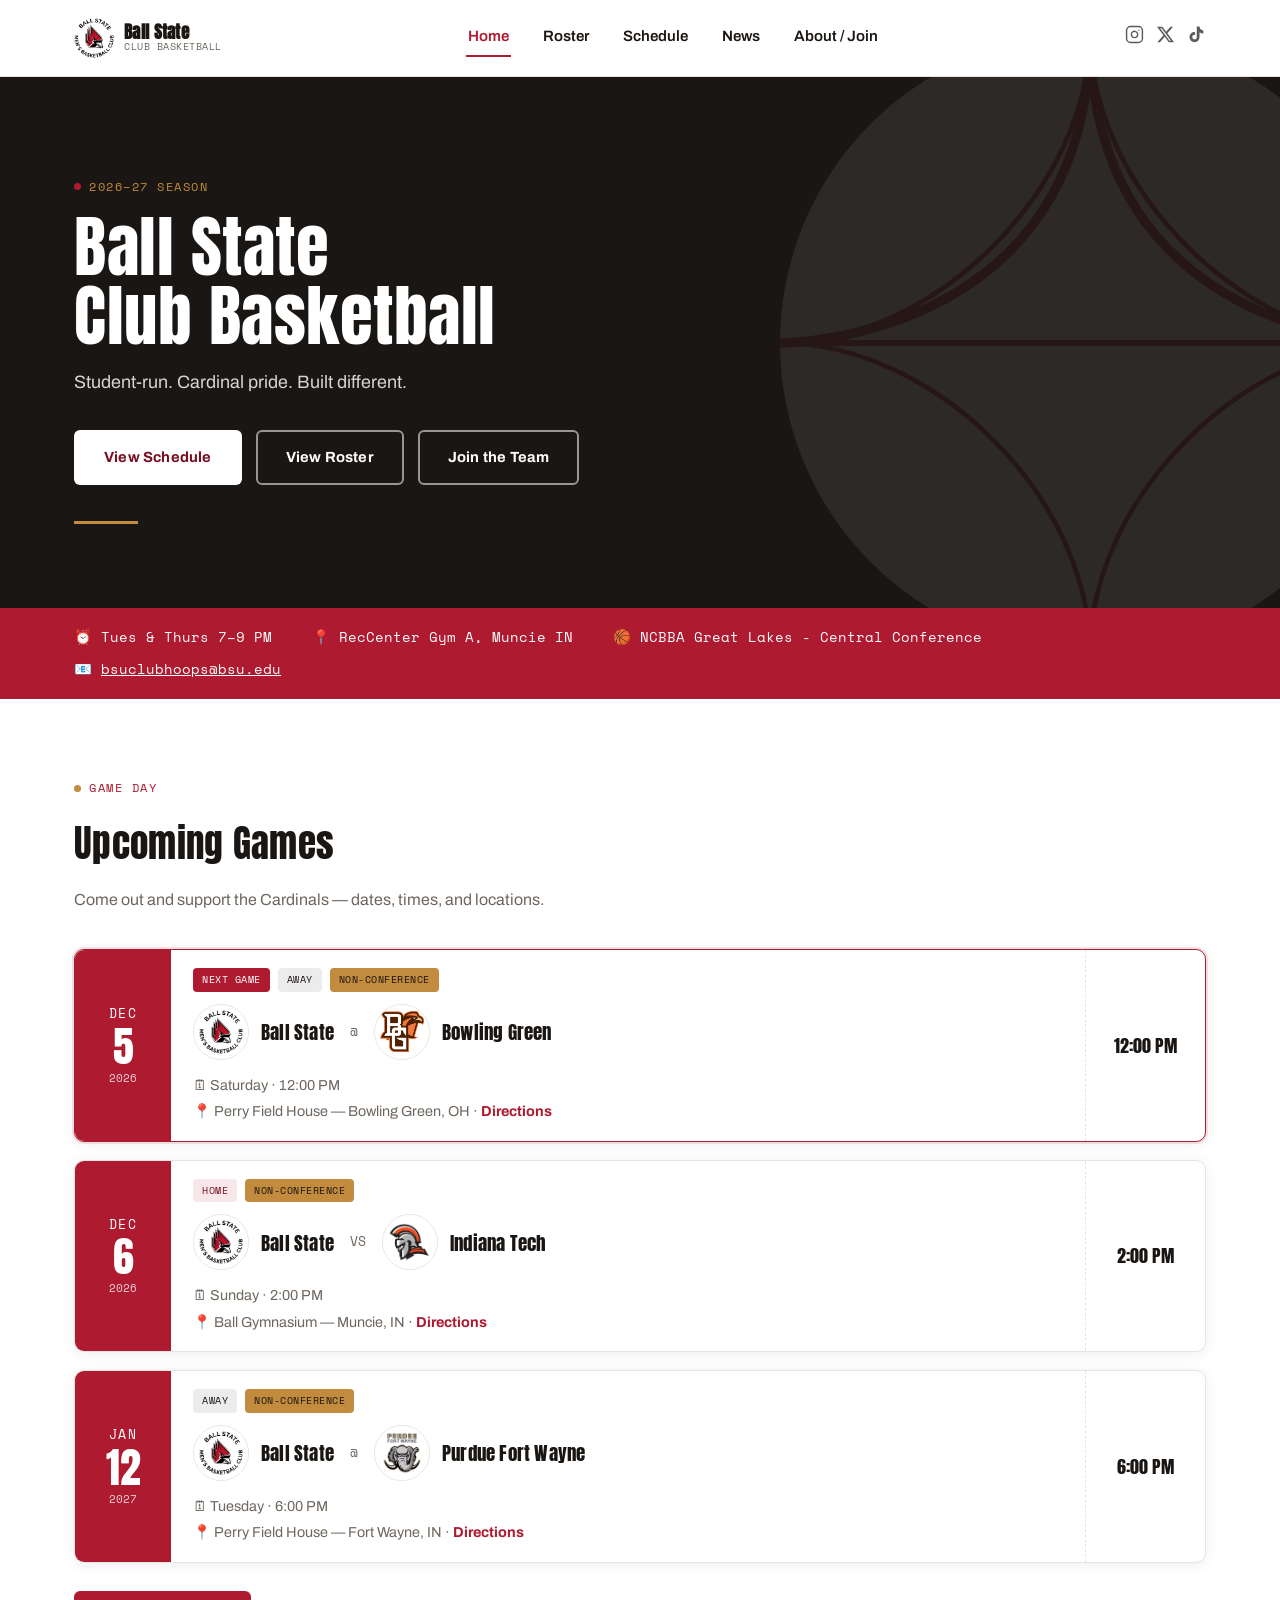
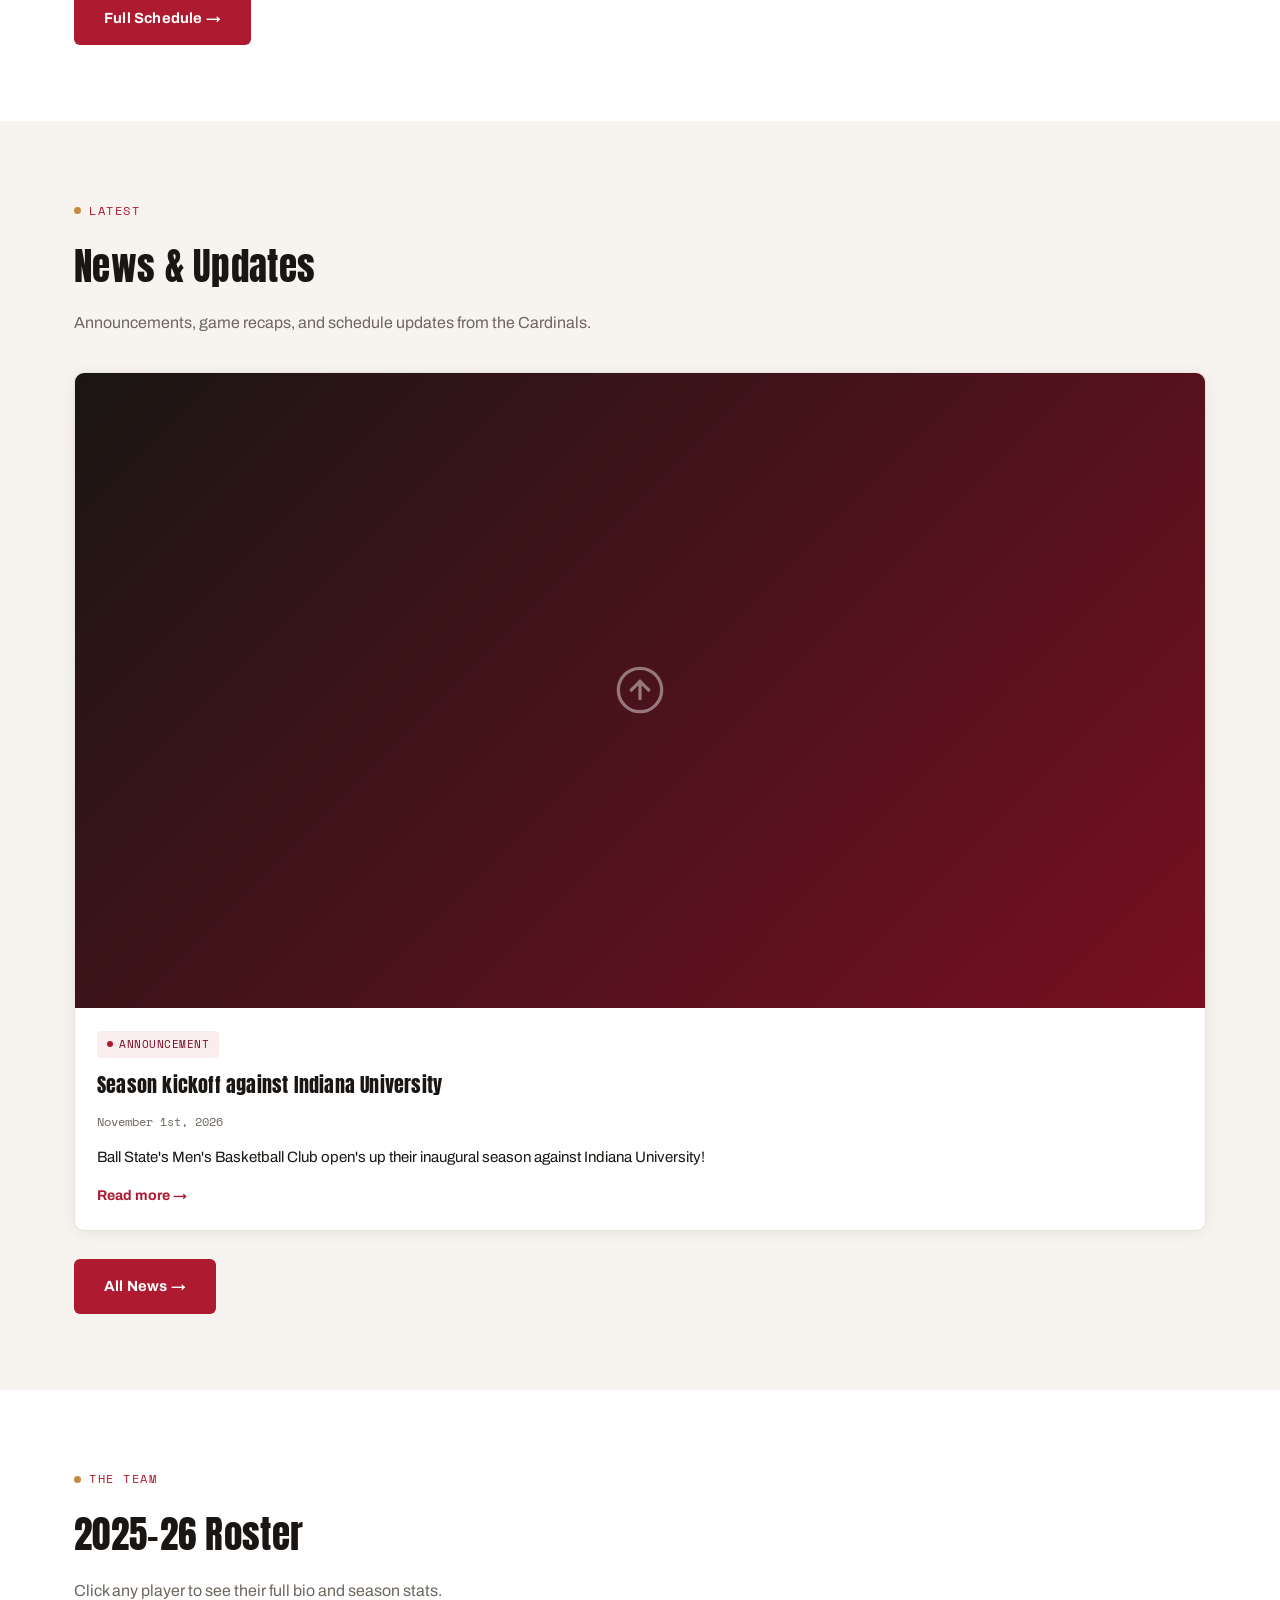
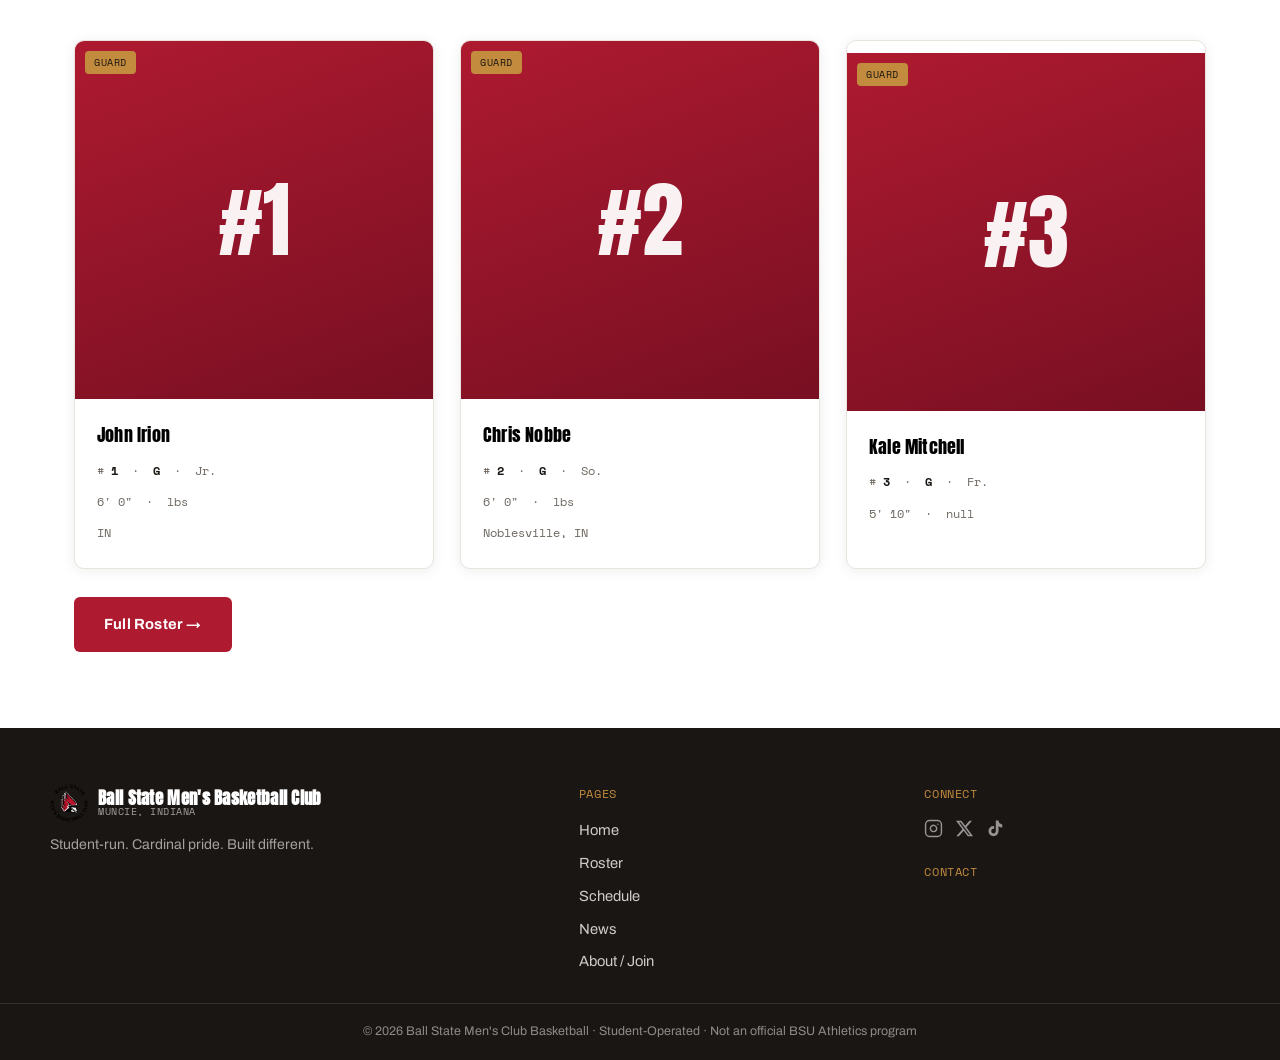
<file: index.html>
<!DOCTYPE html>
<html lang="en">
<head>
  <meta charset="UTF-8">
  <meta name="viewport" content="width=device-width, initial-scale=1.0">
  <title>Ball State Club Basketball</title>
  <meta name="description" content="Official site of Ball State University Club Men's Basketball.">
  <link rel="preconnect" href="https://fonts.googleapis.com">
  <link rel="stylesheet" href="css/styles.css">
</head>
<body>

<!-- ══════════════════ HEADER ══════════════════ -->
<header>
  <div class="container header-inner">
    <a class="logo" href="index.html" aria-label="Ball State Club Basketball home">
      <!-- Cardinal bird SVG mark -->
      <svg viewBox="0 0 36 36" fill="none" xmlns="http://www.w3.org/2000/svg" aria-hidden="true">
        <circle cx="18" cy="18" r="18" fill="#AE1A30"/>
        <text x="50%" y="56%" dominant-baseline="middle" text-anchor="middle"
              font-family="Anton,sans-serif" font-size="16" fill="white" letter-spacing="0">BSU</text>
      </svg>
      <div class="logo-text">
        <strong>Ball State</strong>
        <span>CLUB BASKETBALL</span>
      </div>
    </a>

    <nav class="main-nav" id="main-nav" aria-label="Main navigation">
      <a class="nav-link" href="index.html">Home</a>
      <a class="nav-link" href="roster.html">Roster</a>
      <a class="nav-link" href="schedule.html">Schedule</a>
      <a class="nav-link" href="news.html">News</a>
      <a class="nav-link" href="about.html">About / Join</a>
    </nav>

    <div class="header-actions">
      <div class="social-icons" id="header-socials"></div>
      <button class="nav-toggle" id="nav-toggle" aria-controls="main-nav" aria-expanded="false" aria-label="Toggle menu">
        <span></span><span></span><span></span>
      </button>
    </div>
  </div>
</header>

<!-- ══════════════════ HERO ══════════════════ -->
<section class="hero">
  <!-- Decorative ball -->
  <svg class="hero-ball" viewBox="0 0 400 400" aria-hidden="true">
    <circle cx="200" cy="200" r="200" fill="white"/>
    <path d="M200 0 C200 200 0 200 0 200" stroke="#AE1A30" stroke-width="6" fill="none"/>
    <path d="M200 0 C200 200 400 200 400 200" stroke="#AE1A30" stroke-width="6" fill="none"/>
    <path d="M0 200 C100 200 200 100 200 0" stroke="#AE1A30" stroke-width="3" fill="none"/>
    <path d="M400 200 C300 200 200 100 200 0" stroke="#AE1A30" stroke-width="3" fill="none"/>
    <path d="M0 200 C100 200 200 300 200 400" stroke="#AE1A30" stroke-width="3" fill="none"/>
    <path d="M400 200 C300 200 200 300 200 400" stroke="#AE1A30" stroke-width="3" fill="none"/>
    <line x1="0" y1="200" x2="400" y2="200" stroke="#AE1A30" stroke-width="4"/>
  </svg>

  <div class="container">
    <div class="hero-content">
      <div class="eyebrow" id="hero-season">2025–26 Season</div>
      <h1>Ball State<br>Club Basketball</h1>
      <p class="hero-tagline" id="hero-tagline">Student-run. Cardinal pride. Built different.</p>
      <div class="hero-actions">
        <a class="btn btn-light" href="schedule.html">View Schedule</a>
        <a class="btn btn-outline" href="roster.html">View Roster</a>
        <a class="btn btn-outline" href="about.html">Join the Team</a>
      </div>
      <div class="hero-rule"></div>
    </div>
  </div>
</section>

<!-- ══════════════════ QUICK INFO STRIP ══════════════════ -->
<div style="background:var(--cardinal); color:var(--paper);">
  <div class="container" style="display:flex;flex-wrap:wrap;gap:10px 40px;padding-top:18px;padding-bottom:18px;font-size:.9rem;font-family:var(--font-data);">
    <span>⏰ Tues & Thurs 7–9 PM</span>
    <span>📍 RecCenter Gym A, Muncie IN</span>
    <span>🏀 NCBBA Great Lakes - Central Conference</span>
    <span>📧 <a href="mailto:bsuclubhoops@bsu.edu" style="color:inherit;text-decoration:underline;">bsuclubhoops@bsu.edu</a></span>
  </div>
</div>

<!-- ══════════════════ UPCOMING GAMES ══════════════════ -->
<section class="section">
  <div class="container">
    <div class="section-head">
      <div class="eyebrow">Game Day</div>
      <h2>Upcoming Games</h2>
      <p>Come out and support the Cardinals — dates, times, and locations.</p>
    </div>
    <div class="game-list" id="home-schedule-list" style="margin-top:0;"></div>
    <div style="margin-top:28px;">
      <a class="btn btn-primary" href="schedule.html">Full Schedule →</a>
    </div>
  </div>
</section>

<!-- ══════════════════ LATEST NEWS ══════════════════ -->
<section class="section section-alt">
  <div class="container">
    <div class="section-head">
      <div class="eyebrow">Latest</div>
      <h2>News &amp; Updates</h2>
      <p>Announcements, game recaps, and schedule updates from the Cardinals.</p>
    </div>
    <div class="card-grid" id="home-news-grid"></div>
    <div style="margin-top:28px;">
      <a class="btn btn-primary" href="news.html">All News →</a>
    </div>
  </div>
</section>

<!-- ══════════════════ ROSTER TEASER ══════════════════ -->
<section class="section">
  <div class="container">
    <div class="section-head">
      <div class="eyebrow">The Team</div>
      <h2>2025–26 Roster</h2>
      <p>Click any player to see their full bio and season stats.</p>
    </div>
    <div class="card-grid" id="home-roster-grid"></div>
    <div style="margin-top:28px;">
      <a class="btn btn-primary" href="roster.html">Full Roster →</a>
    </div>
  </div>
</section>

<!-- ══════════════════ FOOTER ══════════════════ -->
<footer>
  <div class="container footer-inner">
    <div class="footer-col">
      <div class="logo" style="margin-bottom:10px;">
        <svg viewBox="0 0 36 36" fill="none" xmlns="http://www.w3.org/2000/svg" style="width:34px;height:34px;" aria-hidden="true">
          <circle cx="18" cy="18" r="18" fill="#AE1A30"/>
          <text x="50%" y="56%" dominant-baseline="middle" text-anchor="middle"
                font-family="Anton,sans-serif" font-size="16" fill="white">BSU</text>
        </svg>
        <div class="logo-text">
          <strong class="footer-team-name">Ball State Club Basketball</strong>
          <span>MUNCIE, INDIANA</span>
        </div>
      </div>
      <p class="footer-tagline" id="footer-tagline"></p>
    </div>

    <div class="footer-col">
      <h4>Pages</h4>
      <nav class="footer-nav" aria-label="Footer navigation">
        <a href="index.html">Home</a>
        <a href="roster.html">Roster</a>
        <a href="schedule.html">Schedule</a>
        <a href="news.html">News</a>
        <a href="about.html">About / Join</a>
      </nav>
    </div>

    <div class="footer-col">
      <h4>Connect</h4>
      <div class="social-icons" id="footer-socials" style="margin-bottom:14px;"></div>
      <h4 style="margin-top:16px;">Contact</h4>
      <a class="footer-email" id="footer-email" href="mailto:bsuclubhoops@bsu.edu">bsuclubhoops@bsu.edu</a>
    </div>
  </div>
  <div class="footer-bottom">
    © 2026 Ball State Men's Club Basketball · Student-Operated · Not an official BSU Athletics program
  </div>
</footer>

<!-- ══════════════════ PLAYER MODAL ══════════════════ -->
<div class="modal-backdrop" id="player-modal" role="dialog" aria-modal="true" aria-label="Player profile">
  <div class="modal-card"></div>
</div>

<!-- ══════════════════ NEWS MODAL ══════════════════ -->
<div class="modal-backdrop" id="news-modal" role="dialog" aria-modal="true" aria-label="News article">
  <div class="modal-card"></div>
</div>

<script src="js/data.js"></script>
<script src="js/app.js"></script>
</body>
</html>
</file>
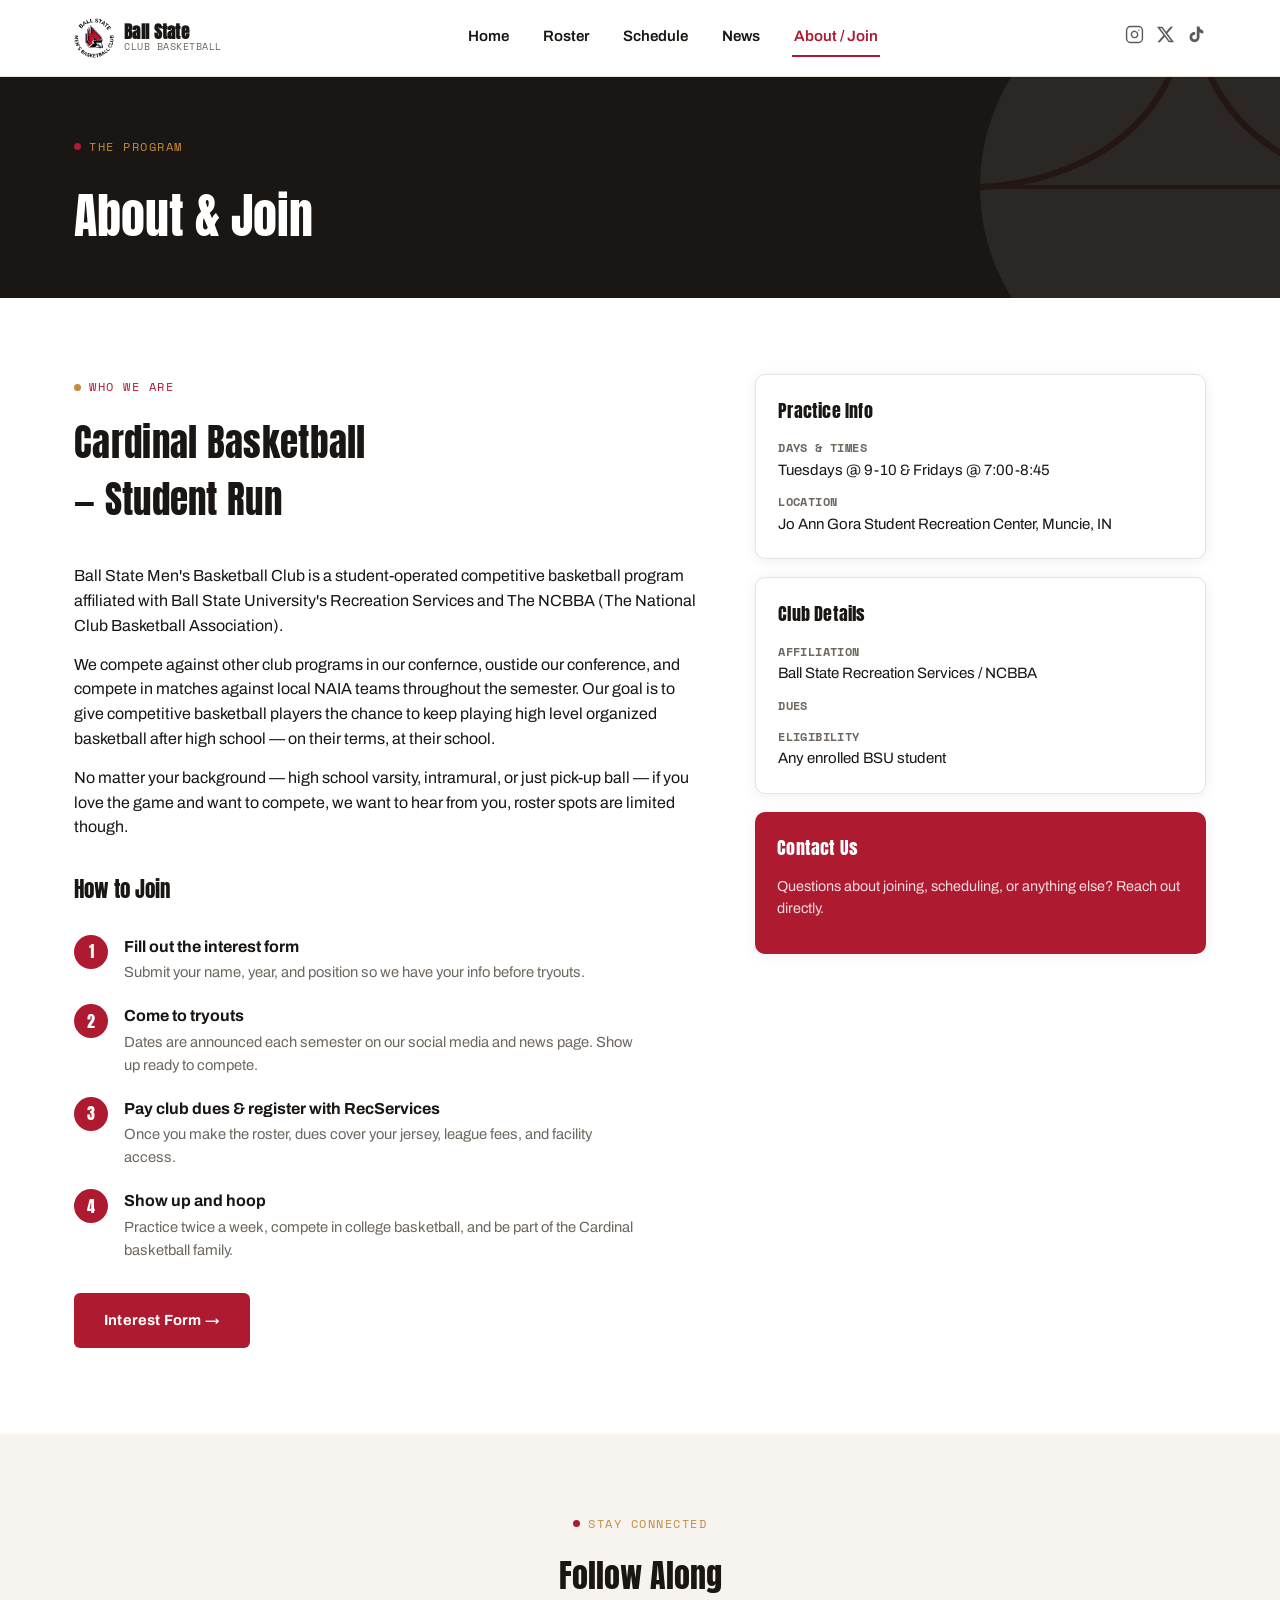
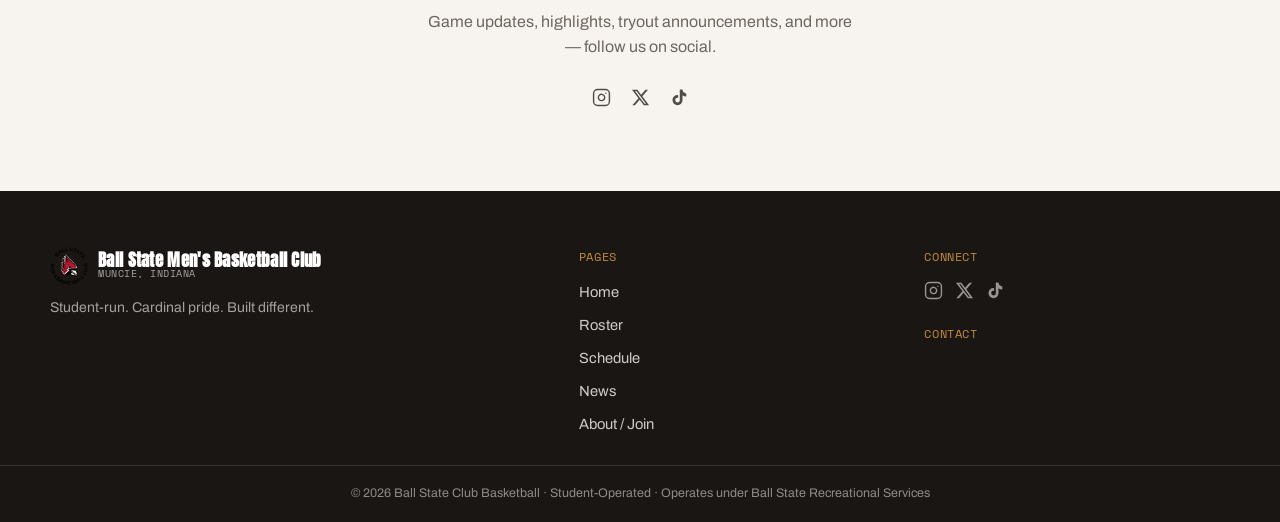
<file: about.html>
<!DOCTYPE html>
<html lang="en">
<head>
  <meta charset="UTF-8">
  <meta name="viewport" content="width=device-width, initial-scale=1.0">
  <title>About &amp; Join — Ball State Club Basketball</title>
  <link rel="preconnect" href="https://fonts.googleapis.com">
  <link rel="stylesheet" href="css/styles.css">
</head>
<body>

<!-- HEADER -->
<header>
  <div class="container header-inner">
    <a class="logo" href="index.html" aria-label="Ball State Club Basketball home">
      <svg viewBox="0 0 36 36" fill="none" xmlns="http://www.w3.org/2000/svg" aria-hidden="true">
        <circle cx="18" cy="18" r="18" fill="#AE1A30"/>
        <text x="50%" y="56%" dominant-baseline="middle" text-anchor="middle"
              font-family="Anton,sans-serif" font-size="16" fill="white">BSU</text>
      </svg>
      <div class="logo-text">
        <strong>Ball State</strong>
        <span>CLUB BASKETBALL</span>
      </div>
    </a>
    <nav class="main-nav" id="main-nav" aria-label="Main navigation">
      <a class="nav-link" href="index.html">Home</a>
      <a class="nav-link" href="roster.html">Roster</a>
      <a class="nav-link" href="schedule.html">Schedule</a>
      <a class="nav-link" href="news.html">News</a>
      <a class="nav-link" href="about.html">About / Join</a>
    </nav>
    <div class="header-actions">
      <div class="social-icons" id="header-socials"></div>
      <button class="nav-toggle" id="nav-toggle" aria-controls="main-nav" aria-expanded="false" aria-label="Toggle menu">
        <span></span><span></span><span></span>
      </button>
    </div>
  </div>
</header>

<!-- PAGE HEADER -->
<div class="page-header">
  <svg class="hero-ball" viewBox="0 0 400 400" aria-hidden="true">
    <circle cx="200" cy="200" r="200" fill="white"/>
    <path d="M200 0 C200 200 0 200 0 200" stroke="#AE1A30" stroke-width="6" fill="none"/>
    <path d="M200 0 C200 200 400 200 400 200" stroke="#AE1A30" stroke-width="6" fill="none"/>
    <line x1="0" y1="200" x2="400" y2="200" stroke="#AE1A30" stroke-width="4"/>
  </svg>
  <div class="container" style="position:relative;">
    <div class="eyebrow">The Program</div>
    <h1>About &amp; Join</h1>
  </div>
</div>

<!-- ABOUT -->
<section class="section">
  <div class="container">
    <div class="about-grid">
      <div>
        <div class="section-head" style="max-width:none;">
          <div class="eyebrow">Who We Are</div>
          <h2>Cardinal Basketball<br>— Student Run</h2>
        </div>
        <p>Ball State Men's Basketball Club is a student-operated competitive basketball program affiliated with Ball State University's Recreation Services and The NCBBA (The National Club Basketball Association).</p>
        <p>We compete against other club programs in our confernce, oustide our conference, and compete in matches against local NAIA teams throughout the semester. Our goal is to give competitive basketball players the chance to keep playing high level organized basketball after high school — on their terms, at their school.</p>
        <p>No matter your background — high school varsity, intramural, or just pick-up ball — if you love the game and want to compete, we want to hear from you, roster spots are limited though.</p>

        <h3 style="font-family:var(--font-display);font-size:1.3rem;margin:34px 0 14px;">How to Join</h3>
        <ol class="steps">
          <li>
            <span class="step-num">1</span>
            <div>
              <strong>Fill out the interest form</strong>
              <p>Submit your name, year, and position so we have your info before tryouts.</p>
            </div>
          </li>
          <li>
            <span class="step-num">2</span>
            <div>
              <strong>Come to tryouts</strong>
              <p>Dates are announced each semester on our social media and news page. Show up ready to compete.</p>
            </div>
          </li>
          <li>
            <span class="step-num">3</span>
            <div>
              <strong>Pay club dues &amp; register with RecServices</strong>
              <p>Once you make the roster, dues cover your jersey, league fees, and facility access.</p>
            </div>
          </li>
          <li>
            <span class="step-num">4</span>
            <div>
              <strong>Show up and hoop</strong>
              <p>Practice twice a week, compete in college basketball, and be part of the Cardinal basketball family.</p>
            </div>
          </li>
        </ol>
        <a class="btn btn-primary" id="about-join-link" href="#" style="margin-bottom:10px;">Interest Form →</a>
      </div>

      <!-- Quick-info sidebar -->
      <div style="display:grid;gap:18px;align-self:start;">
        <div class="card info-card">
          <div class="card-body">
            <h3>Practice Info</h3>
            <ul class="info-list">
              <li>
                <strong>Days &amp; Times</strong>
                <span id="about-practice-days">Tuesdays @ 9-10pm &amp; Fridays @ 7:00–8:45PM</span>
              </li>
              <li>
                <strong>Location</strong>
                <span id="about-practice-location">Jo Ann Gora Student Recreation Center</span>
              </li>
            </ul>
          </div>
        </div>

        <div class="card info-card">
          <div class="card-body">
            <h3>Club Details</h3>
            <ul class="info-list">
              <li>
                <strong>Affiliation</strong>
                <span>Ball State Recreation Services / NCBBA</span>
              </li>
              <li>
                <strong>Dues</strong>
                <span id="about-dues">Disclosed before tryouts</span>
              </li>
              <li>
                <strong>Eligibility</strong>
                <span>Any enrolled BSU student</span>
              </li>
            </ul>
          </div>
        </div>

        <div class="card info-card" style="background:var(--cardinal);color:var(--paper);border:0;">
          <div class="card-body">
            <h3 style="color:var(--paper);">Contact Us</h3>
            <p style="font-size:.9rem;color:rgba(255,255,255,.85);margin:0 0 12px;">
              Questions about joining, scheduling, or anything else? Reach out directly.
            </p>
            <a id="about-contact-link" href="mailto:bsuclubhoops@bsu.edu"
               style="color:var(--paper);font-family:var(--font-data);font-size:.85rem;text-decoration:underline;"
               id="about-contact"></a>
          </div>
        </div>
      </div>
    </div>
  </div>
</section>

<!-- SOCIAL CTA -->
<section class="section section-alt">
  <div class="container" style="text-align:center;">
    <div class="eyebrow" style="justify-content:center;">Stay Connected</div>
    <h2 style="font-family:var(--font-display);font-size:2rem;margin-bottom:10px;">Follow Along</h2>
    <p style="color:var(--slate);max-width:440px;margin:0 auto 28px;">
      Game updates, highlights, tryout announcements, and more — follow us on social.
    </p>
    <div class="social-icons" style="justify-content:center;gap:20px;" id="header-socials-about"></div>
  </div>
</section>

<!-- FOOTER -->
<footer>
  <div class="container footer-inner">
    <div class="footer-col">
      <div class="logo" style="margin-bottom:10px;">
        <svg viewBox="0 0 36 36" fill="none" style="width:34px;height:34px;" aria-hidden="true">
          <circle cx="18" cy="18" r="18" fill="#AE1A30"/>
          <text x="50%" y="56%" dominant-baseline="middle" text-anchor="middle"
                font-family="Anton,sans-serif" font-size="16" fill="white">BSU</text>
        </svg>
        <div class="logo-text">
          <strong class="footer-team-name">Ball State Club Basketball</strong>
          <span>MUNCIE, INDIANA</span>
        </div>
      </div>
      <p class="footer-tagline" id="footer-tagline"></p>
    </div>
    <div class="footer-col">
      <h4>Pages</h4>
      <nav class="footer-nav">
        <a href="index.html">Home</a>
        <a href="roster.html">Roster</a>
        <a href="schedule.html">Schedule</a>
        <a href="news.html">News</a>
        <a href="about.html">About / Join</a>
      </nav>
    </div>
    <div class="footer-col">
      <h4>Connect</h4>
      <div class="social-icons" id="footer-socials"></div>
      <h4 style="margin-top:16px;">Contact</h4>
      <a class="footer-email" id="footer-email" href="#">Email Us</a>
    </div>
  </div>
  <div class="footer-bottom">© 2026 Ball State Club Basketball · Student-Operated · Operates under Ball State Recreational Services</div>
</footer>

<script src="js/data.js"></script>
<script src="js/app.js"></script>
<script>
  // Wire up the extra social icon set on this page
  document.addEventListener('DOMContentLoaded', () => {
    const el = document.getElementById('header-socials-about');
    if (el) {
      const links = Object.entries(SOCIAL).filter(([,url]) => url);
      el.innerHTML = links.map(([k,url]) =>
        `<a href="${url}" target="_blank" rel="noopener" aria-label="${k}" style="color:var(--ink);opacity:.75;transition:.15s;"
           onmouseover="this.style.opacity=1;this.style.color='var(--cardinal)'"
           onmouseout="this.style.opacity=.75;this.style.color='var(--ink)'">${socialIcon(k)}</a>`
      ).join('');
    }
    // Contact link
    const cl = document.getElementById('about-contact-link');
    if (cl) { cl.href = 'mailto:' + TEAM_INFO.contactEmail; cl.textContent = TEAM_INFO.contactEmail; }
  });
</script>
</body>
</html>
</file>
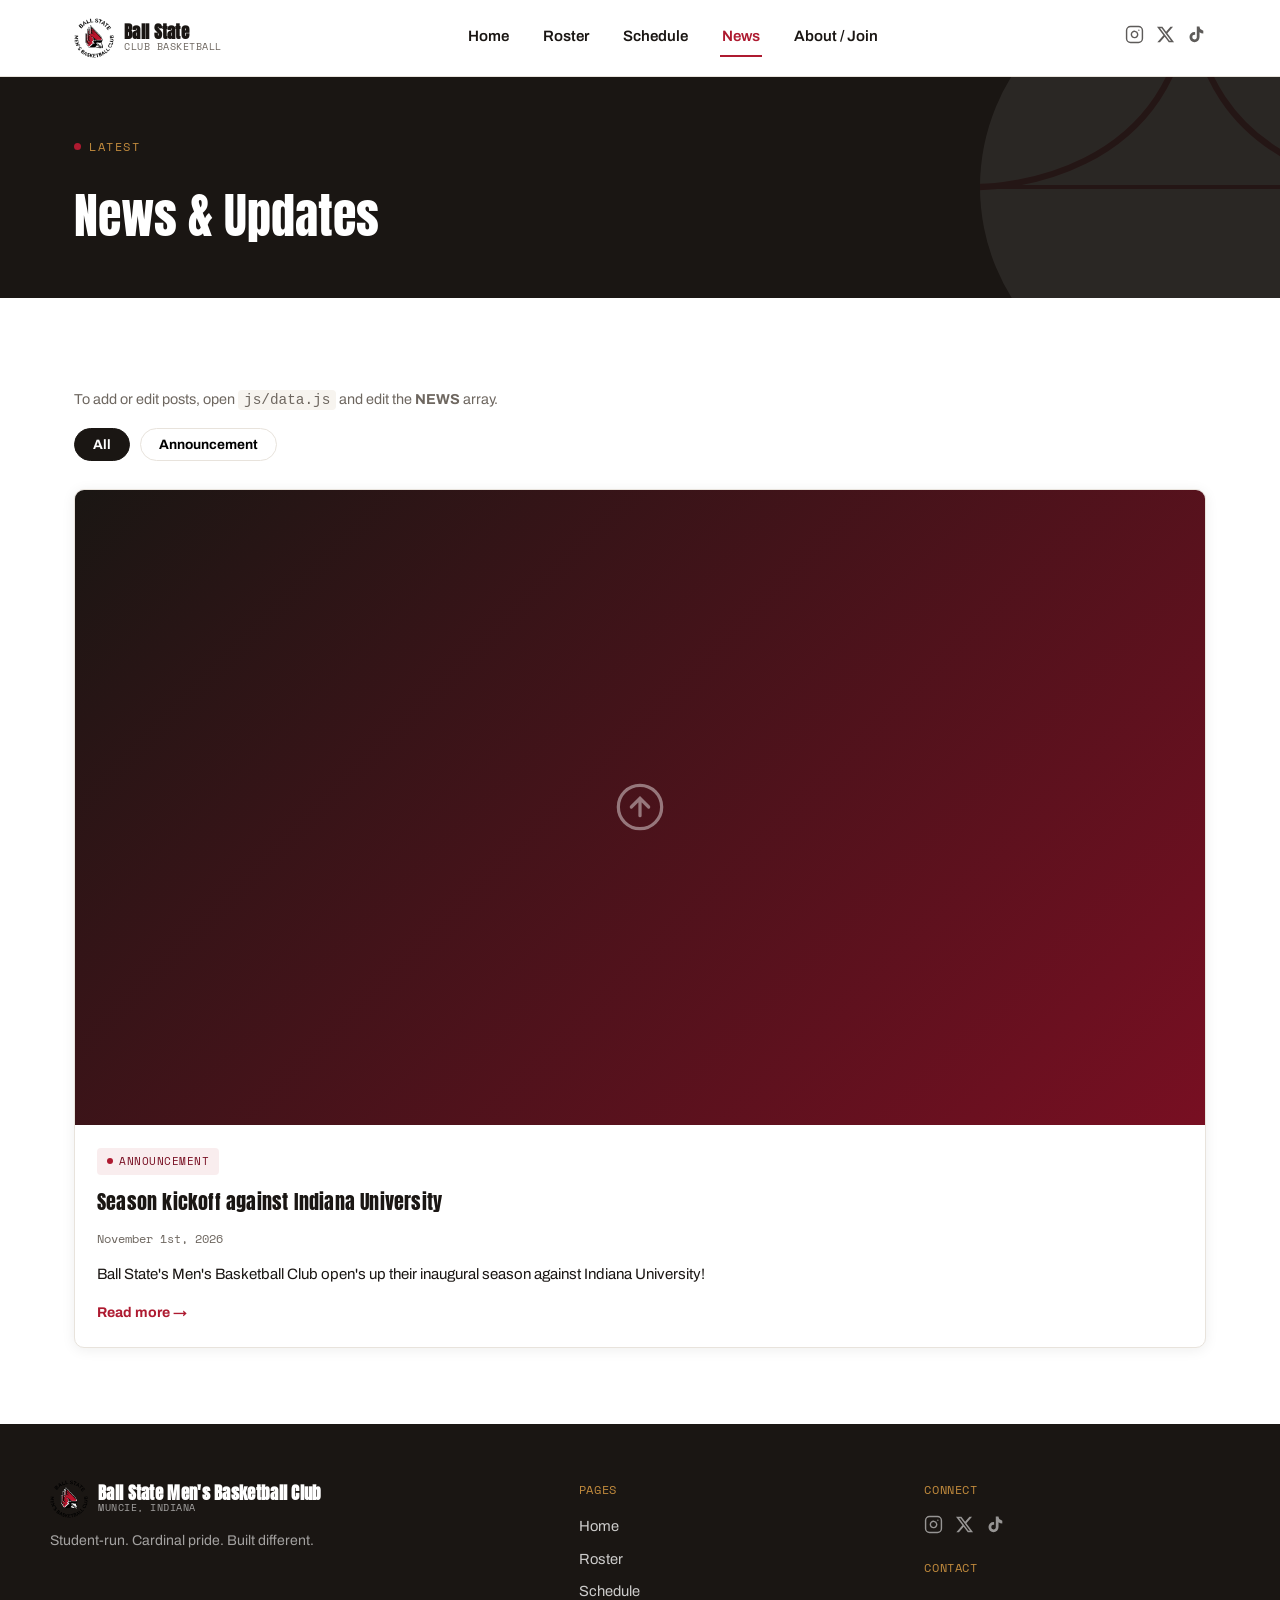
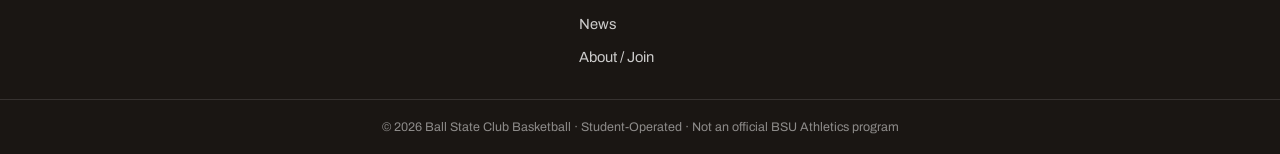
<file: news.html>
<!DOCTYPE html>
<html lang="en">
<head>
  <meta charset="UTF-8">
  <meta name="viewport" content="width=device-width, initial-scale=1.0">
  <title>News — Ball State Club Basketball</title>
  <link rel="preconnect" href="https://fonts.googleapis.com">
  <link rel="stylesheet" href="css/styles.css">
</head>
<body>

<!-- HEADER -->
<header>
  <div class="container header-inner">
    <a class="logo" href="index.html" aria-label="Ball State Club Basketball home">
      <svg viewBox="0 0 36 36" fill="none" xmlns="http://www.w3.org/2000/svg" aria-hidden="true">
        <circle cx="18" cy="18" r="18" fill="#AE1A30"/>
        <text x="50%" y="56%" dominant-baseline="middle" text-anchor="middle"
              font-family="Anton,sans-serif" font-size="16" fill="white">BSU</text>
      </svg>
      <div class="logo-text">
        <strong>Ball State</strong>
        <span>CLUB BASKETBALL</span>
      </div>
    </a>
    <nav class="main-nav" id="main-nav" aria-label="Main navigation">
      <a class="nav-link" href="index.html">Home</a>
      <a class="nav-link" href="roster.html">Roster</a>
      <a class="nav-link" href="schedule.html">Schedule</a>
      <a class="nav-link" href="news.html">News</a>
      <a class="nav-link" href="about.html">About / Join</a>
    </nav>
    <div class="header-actions">
      <div class="social-icons" id="header-socials"></div>
      <button class="nav-toggle" id="nav-toggle" aria-controls="main-nav" aria-expanded="false" aria-label="Toggle menu">
        <span></span><span></span><span></span>
      </button>
    </div>
  </div>
</header>

<!-- PAGE HEADER -->
<div class="page-header">
  <svg class="hero-ball" viewBox="0 0 400 400" aria-hidden="true">
    <circle cx="200" cy="200" r="200" fill="white"/>
    <path d="M200 0 C200 200 0 200 0 200" stroke="#AE1A30" stroke-width="6" fill="none"/>
    <path d="M200 0 C200 200 400 200 400 200" stroke="#AE1A30" stroke-width="6" fill="none"/>
    <line x1="0" y1="200" x2="400" y2="200" stroke="#AE1A30" stroke-width="4"/>
  </svg>
  <div class="container" style="position:relative;">
    <div class="eyebrow">Latest</div>
    <h1>News &amp; Updates</h1>
  </div>
</div>

<!-- NEWS GRID -->
<section class="section">
  <div class="container">
    <p style="color:var(--slate);font-size:.9rem;margin-bottom:16px;">
      To add or edit posts, open <code style="background:var(--paper-tint);padding:2px 6px;border-radius:4px;">js/data.js</code> and edit the <strong>NEWS</strong> array.
    </p>
    <div class="filter-bar" id="news-filters"></div>
    <div class="card-grid" id="news-grid"></div>
  </div>
</section>

<!-- FOOTER -->
<footer>
  <div class="container footer-inner">
    <div class="footer-col">
      <div class="logo" style="margin-bottom:10px;">
        <svg viewBox="0 0 36 36" fill="none" style="width:34px;height:34px;" aria-hidden="true">
          <circle cx="18" cy="18" r="18" fill="#AE1A30"/>
          <text x="50%" y="56%" dominant-baseline="middle" text-anchor="middle"
                font-family="Anton,sans-serif" font-size="16" fill="white">BSU</text>
        </svg>
        <div class="logo-text">
          <strong class="footer-team-name">Ball State Club Basketball</strong>
          <span>MUNCIE, INDIANA</span>
        </div>
      </div>
      <p class="footer-tagline" id="footer-tagline"></p>
    </div>
    <div class="footer-col">
      <h4>Pages</h4>
      <nav class="footer-nav">
        <a href="index.html">Home</a>
        <a href="roster.html">Roster</a>
        <a href="schedule.html">Schedule</a>
        <a href="news.html">News</a>
        <a href="about.html">About / Join</a>
      </nav>
    </div>
    <div class="footer-col">
      <h4>Connect</h4>
      <div class="social-icons" id="footer-socials"></div>
      <h4 style="margin-top:16px;">Contact</h4>
      <a class="footer-email" id="footer-email" href="#">Email Us</a>
    </div>
  </div>
  <div class="footer-bottom">© 2026 Ball State Club Basketball · Student-Operated · Not an official BSU Athletics program</div>
</footer>

<!-- NEWS MODAL -->
<div class="modal-backdrop" id="news-modal" role="dialog" aria-modal="true" aria-label="News article">
  <div class="modal-card"></div>
</div>

<script src="js/data.js"></script>
<script src="js/app.js"></script>
</body>
</html>
</file>
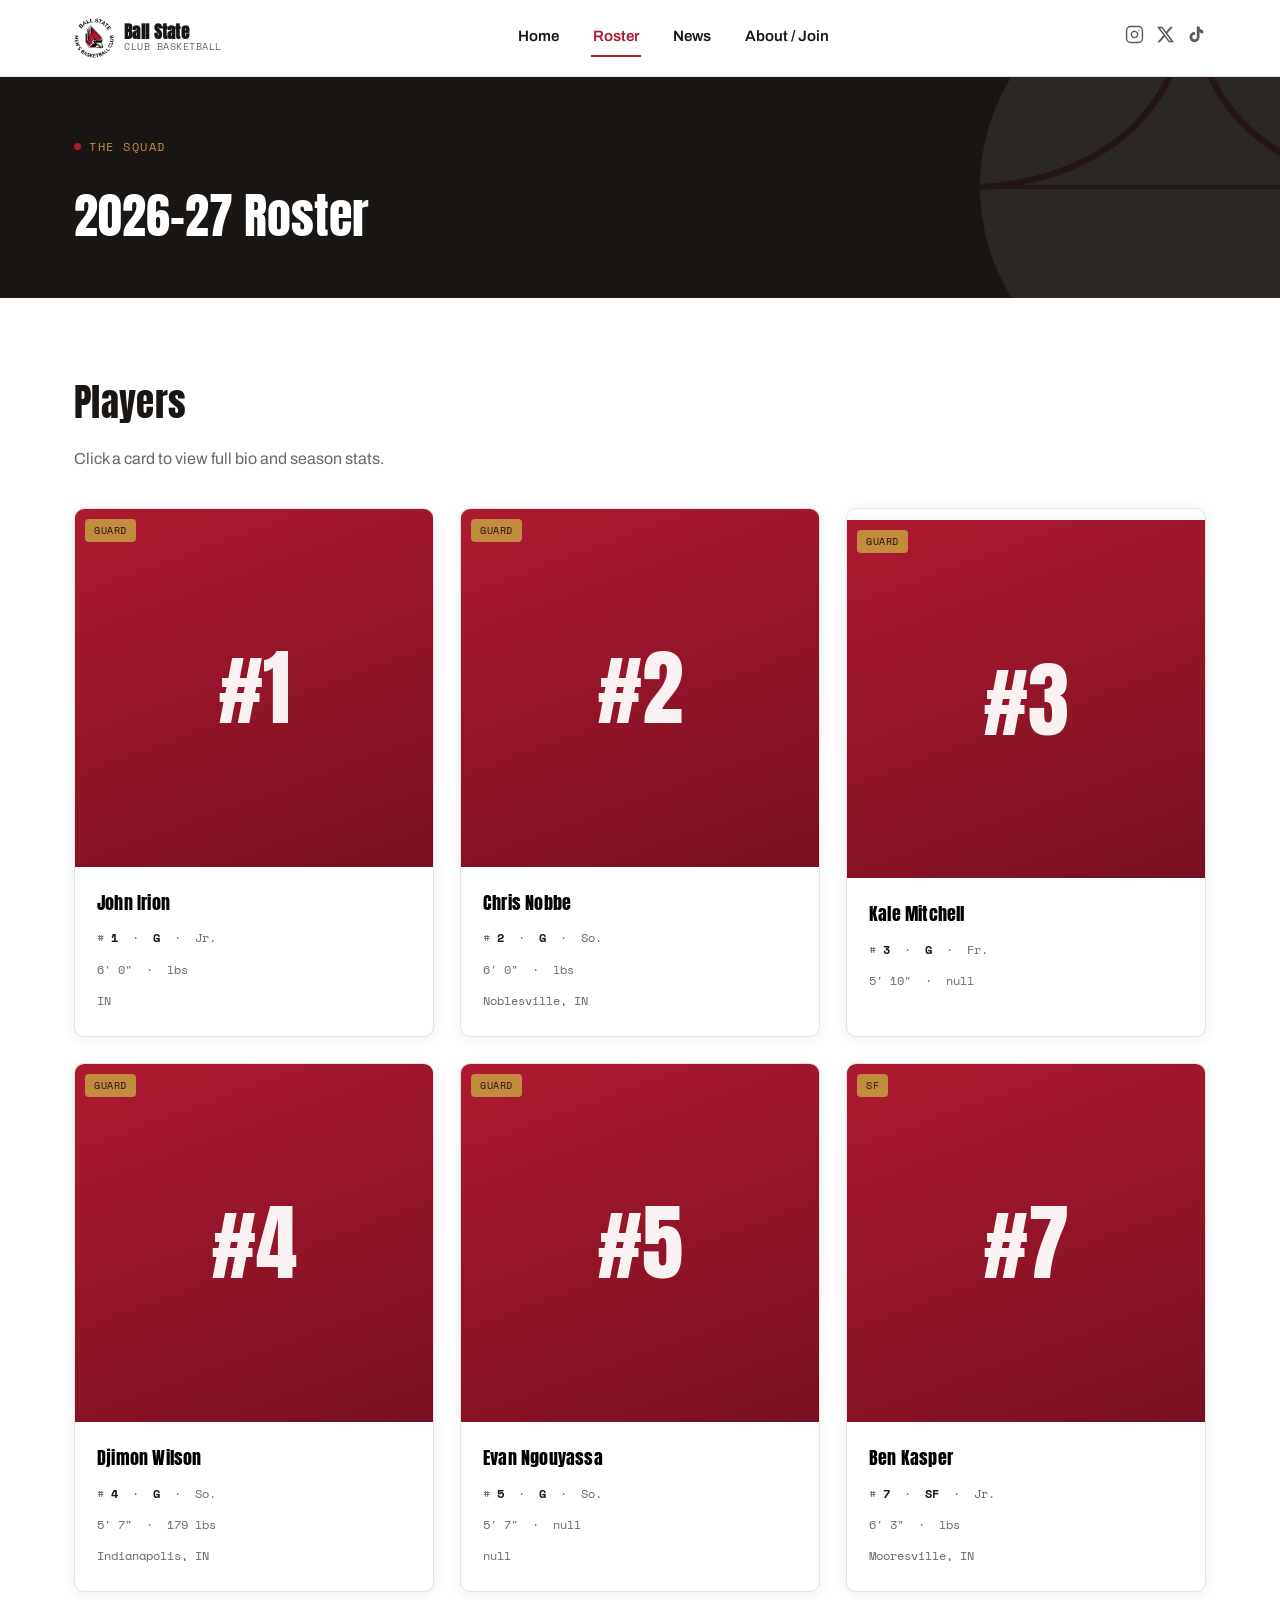
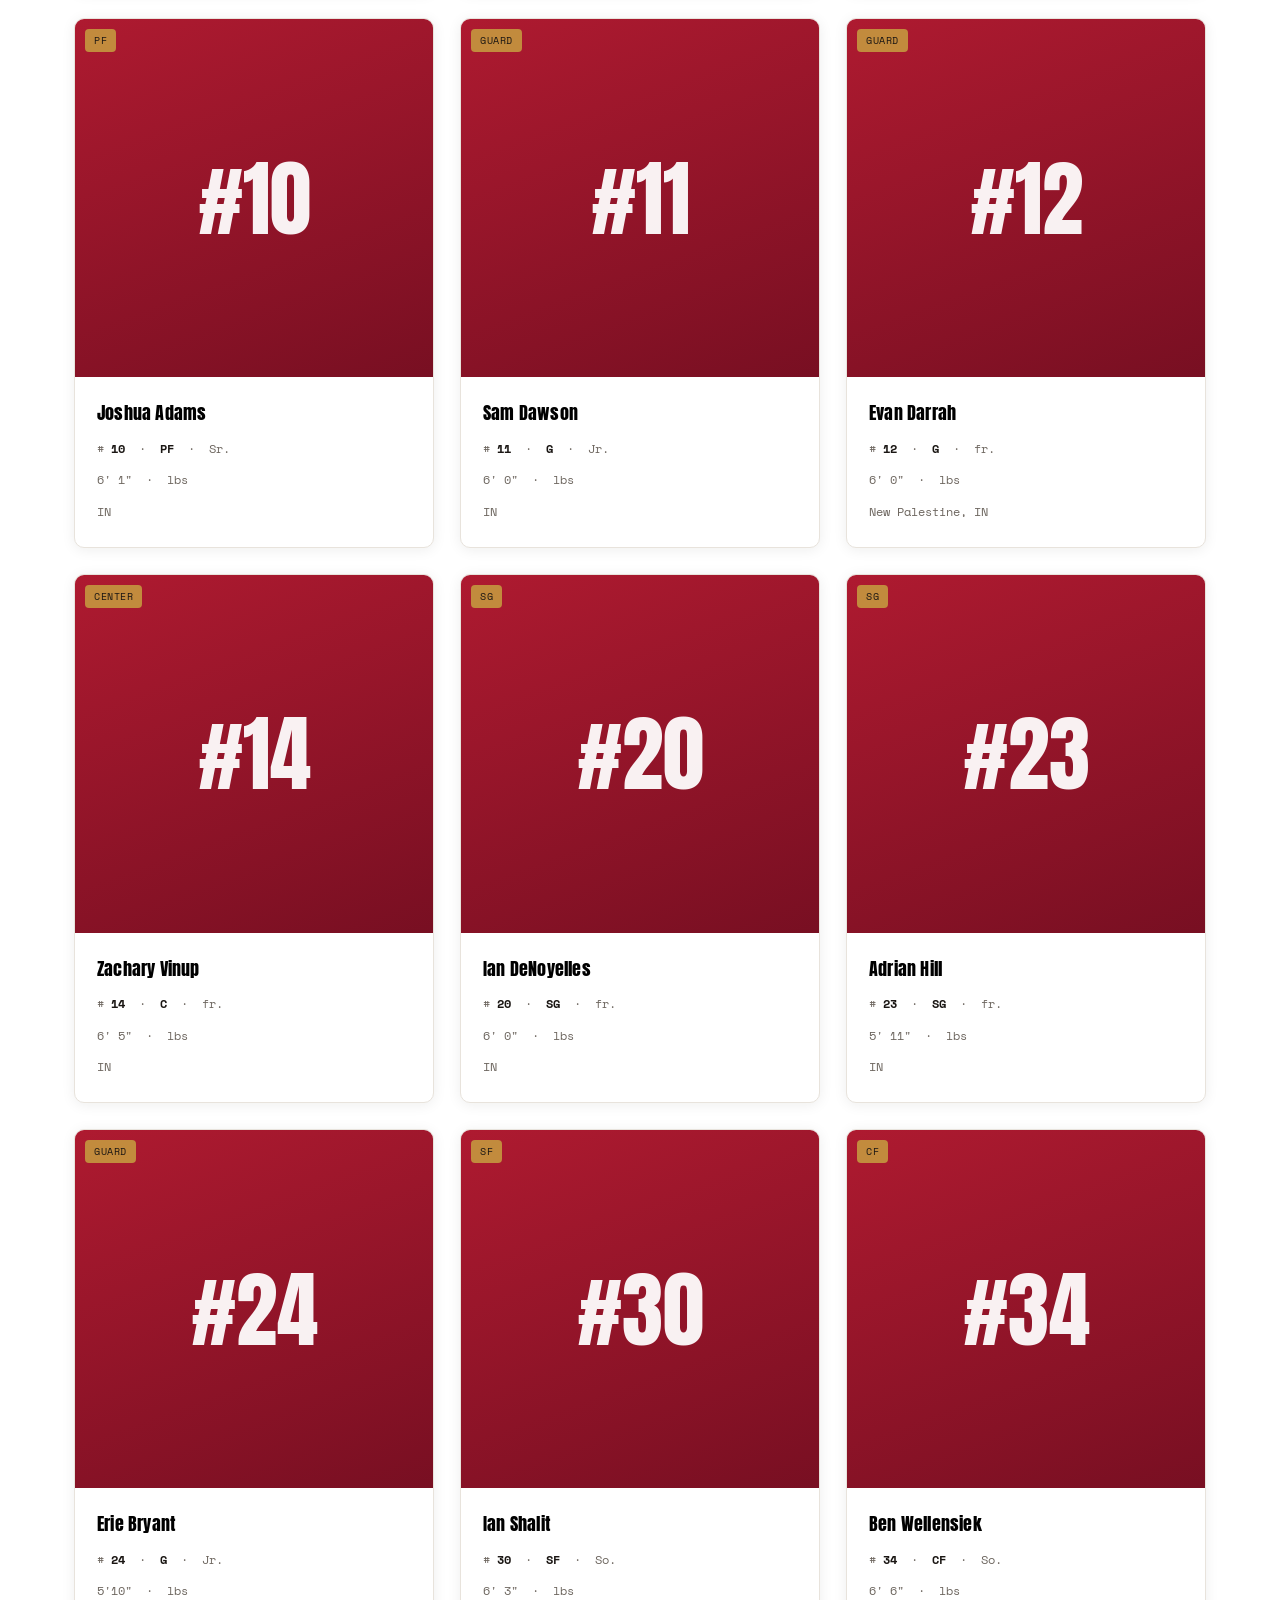
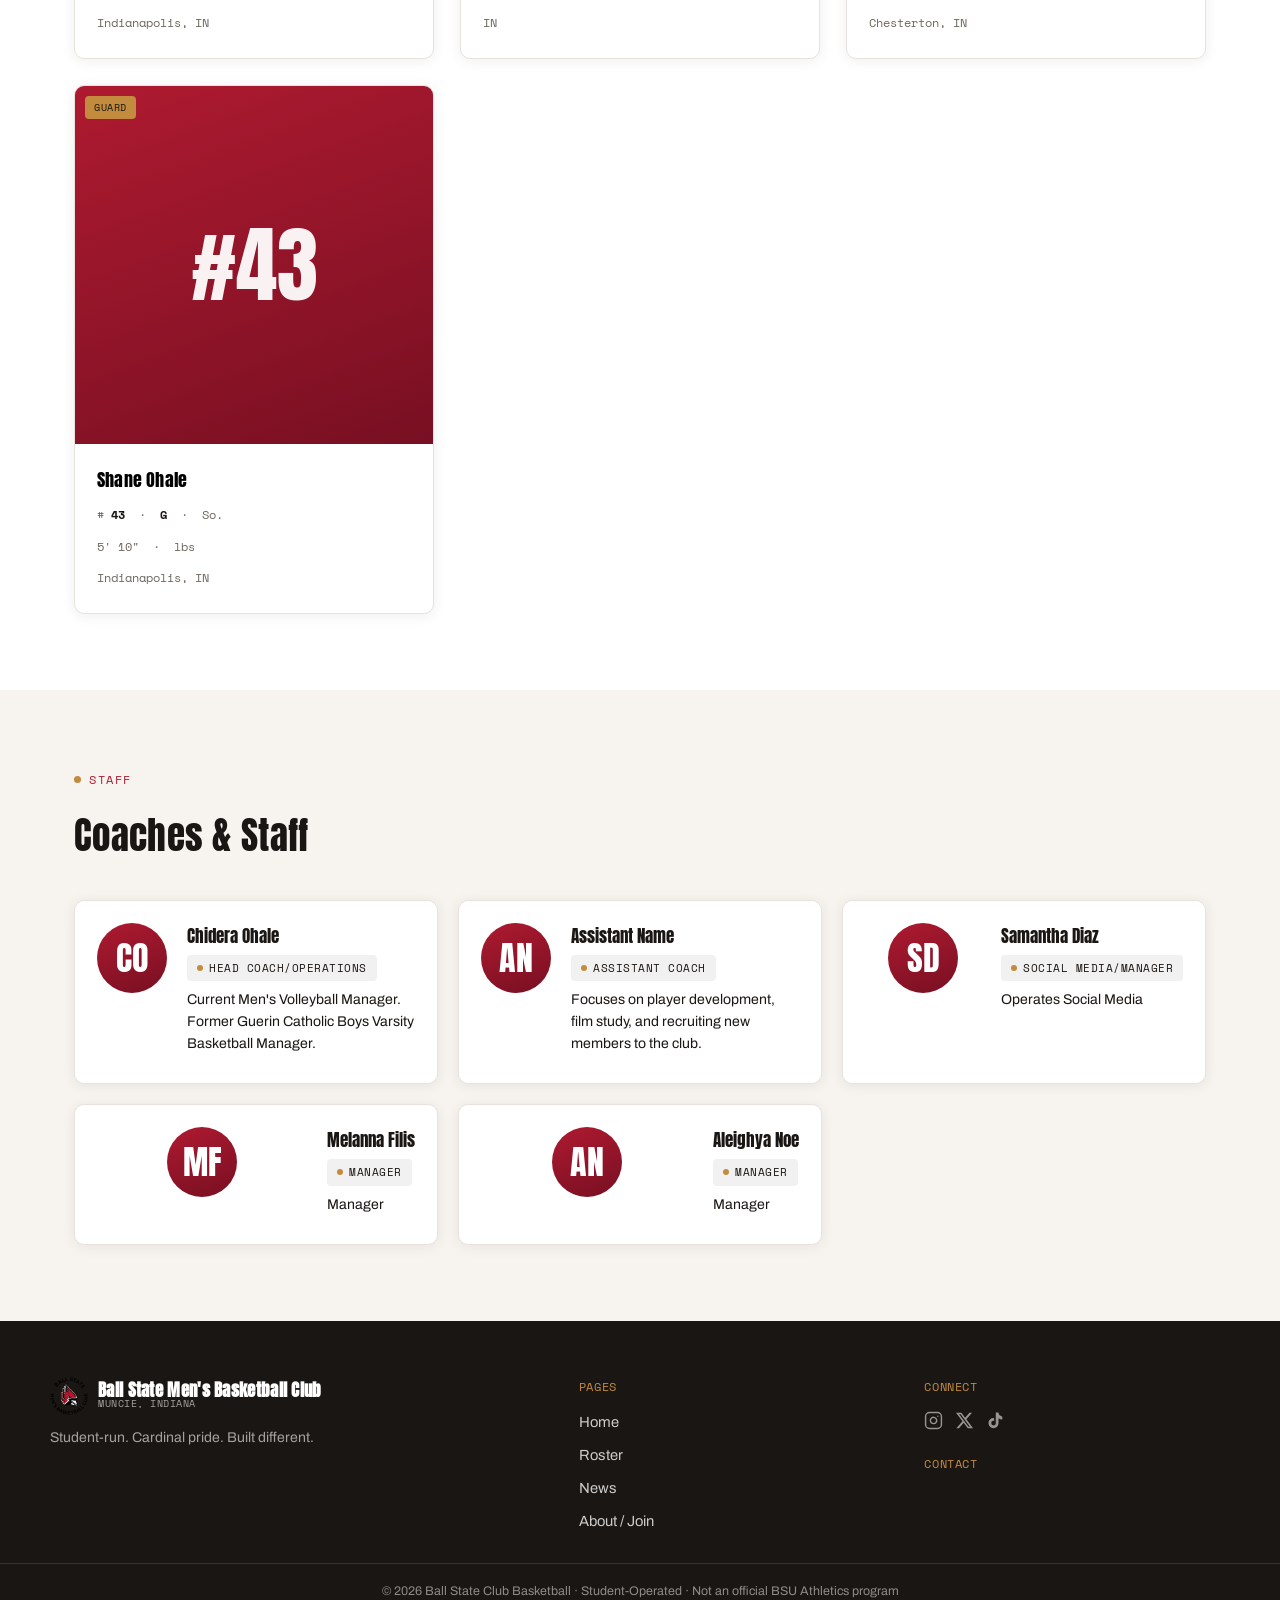
<file: roster.html>
<!DOCTYPE html>
<html lang="en">
<head>
  <meta charset="UTF-8">
  <meta name="viewport" content="width=device-width, initial-scale=1.0">
  <title>Roster — Ball State Club Basketball</title>
  <link rel="preconnect" href="https://fonts.googleapis.com">
  <link rel="stylesheet" href="css/styles.css">
</head>
<body>

<!-- HEADER -->
<header>
  <div class="container header-inner">
    <a class="logo" href="index.html" aria-label="Ball State Club Basketball home">
      <svg viewBox="0 0 36 36" fill="none" xmlns="http://www.w3.org/2000/svg" aria-hidden="true">
        <circle cx="18" cy="18" r="18" fill="#AE1A30"/>
        <text x="50%" y="56%" dominant-baseline="middle" text-anchor="middle"
              font-family="Anton,sans-serif" font-size="16" fill="white">BSU</text>
      </svg>
      <div class="logo-text">
        <strong>Ball State</strong>
        <span>CLUB BASKETBALL</span>
      </div>
    </a>
    <nav class="main-nav" id="main-nav" aria-label="Main navigation">
      <a class="nav-link" href="index.html">Home</a>
      <a class="nav-link" href="roster.html">Roster</a>
      <a class="nav-link" href="news.html">News</a>
      <a class="nav-link" href="about.html">About / Join</a>
    </nav>
    <div class="header-actions">
      <div class="social-icons" id="header-socials"></div>
      <button class="nav-toggle" id="nav-toggle" aria-controls="main-nav" aria-expanded="false" aria-label="Toggle menu">
        <span></span><span></span><span></span>
      </button>
    </div>
  </div>
</header>

<!-- PAGE HEADER -->
<div class="page-header">
  <svg class="hero-ball" viewBox="0 0 400 400" aria-hidden="true">
    <circle cx="200" cy="200" r="200" fill="white"/>
    <path d="M200 0 C200 200 0 200 0 200" stroke="#AE1A30" stroke-width="6" fill="none"/>
    <path d="M200 0 C200 200 400 200 400 200" stroke="#AE1A30" stroke-width="6" fill="none"/>
    <line x1="0" y1="200" x2="400" y2="200" stroke="#AE1A30" stroke-width="4"/>
  </svg>
  <div class="container" style="position:relative;">
    <div class="eyebrow">The Squad</div>
    <h1>2026–27 Roster</h1>
  </div>
</div>

<!-- PLAYERS -->
<section class="section">
  <div class="container">
    <div class="section-head">
      <h2>Players</h2>
      <p>Click a card to view full bio and season stats.</p>
    </div>
    <div class="card-grid" id="roster-grid"></div>
  </div>
</section>

<!-- COACHES -->
<section class="section section-alt">
  <div class="container">
    <div class="section-head">
      <div class="eyebrow">Staff</div>
      <h2>Coaches &amp; Staff</h2>
    </div>
    <div style="display:grid;grid-template-columns:repeat(auto-fit,minmax(320px,1fr));gap:20px;" id="coaches-grid"></div>
  </div>
</section>

<!-- FOOTER -->
<footer>
  <div class="container footer-inner">
    <div class="footer-col">
      <div class="logo" style="margin-bottom:10px;">
        <svg viewBox="0 0 36 36" fill="none" style="width:34px;height:34px;" aria-hidden="true">
          <circle cx="18" cy="18" r="18" fill="#AE1A30"/>
          <text x="50%" y="56%" dominant-baseline="middle" text-anchor="middle"
                font-family="Anton,sans-serif" font-size="16" fill="white">BSU</text>
        </svg>
        <div class="logo-text">
          <strong class="footer-team-name">Ball State Club Basketball</strong>
          <span>MUNCIE, INDIANA</span>
        </div>
      </div>
      <p class="footer-tagline" id="footer-tagline"></p>
    </div>
    <div class="footer-col">
      <h4>Pages</h4>
      <nav class="footer-nav">
        <a href="index.html">Home</a>
        <a href="roster.html">Roster</a>
        <a href="news.html">News</a>
        <a href="about.html">About / Join</a>
      </nav>
    </div>
    <div class="footer-col">
      <h4>Connect</h4>
      <div class="social-icons" id="footer-socials"></div>
      <h4 style="margin-top:16px;">Contact</h4>
      <a class="footer-email" id="footer-email" href="#">Email Us</a>
    </div>
  </div>
  <div class="footer-bottom">© 2026 Ball State Club Basketball · Student-Operated · Not an official BSU Athletics program</div>
</footer>

<!-- PLAYER MODAL -->
<div class="modal-backdrop" id="player-modal" role="dialog" aria-modal="true" aria-label="Player profile">
  <div class="modal-card"></div>
</div>

<script src="js/data.js"></script>
<script src="js/app.js"></script>
</body>
</html>
</file>
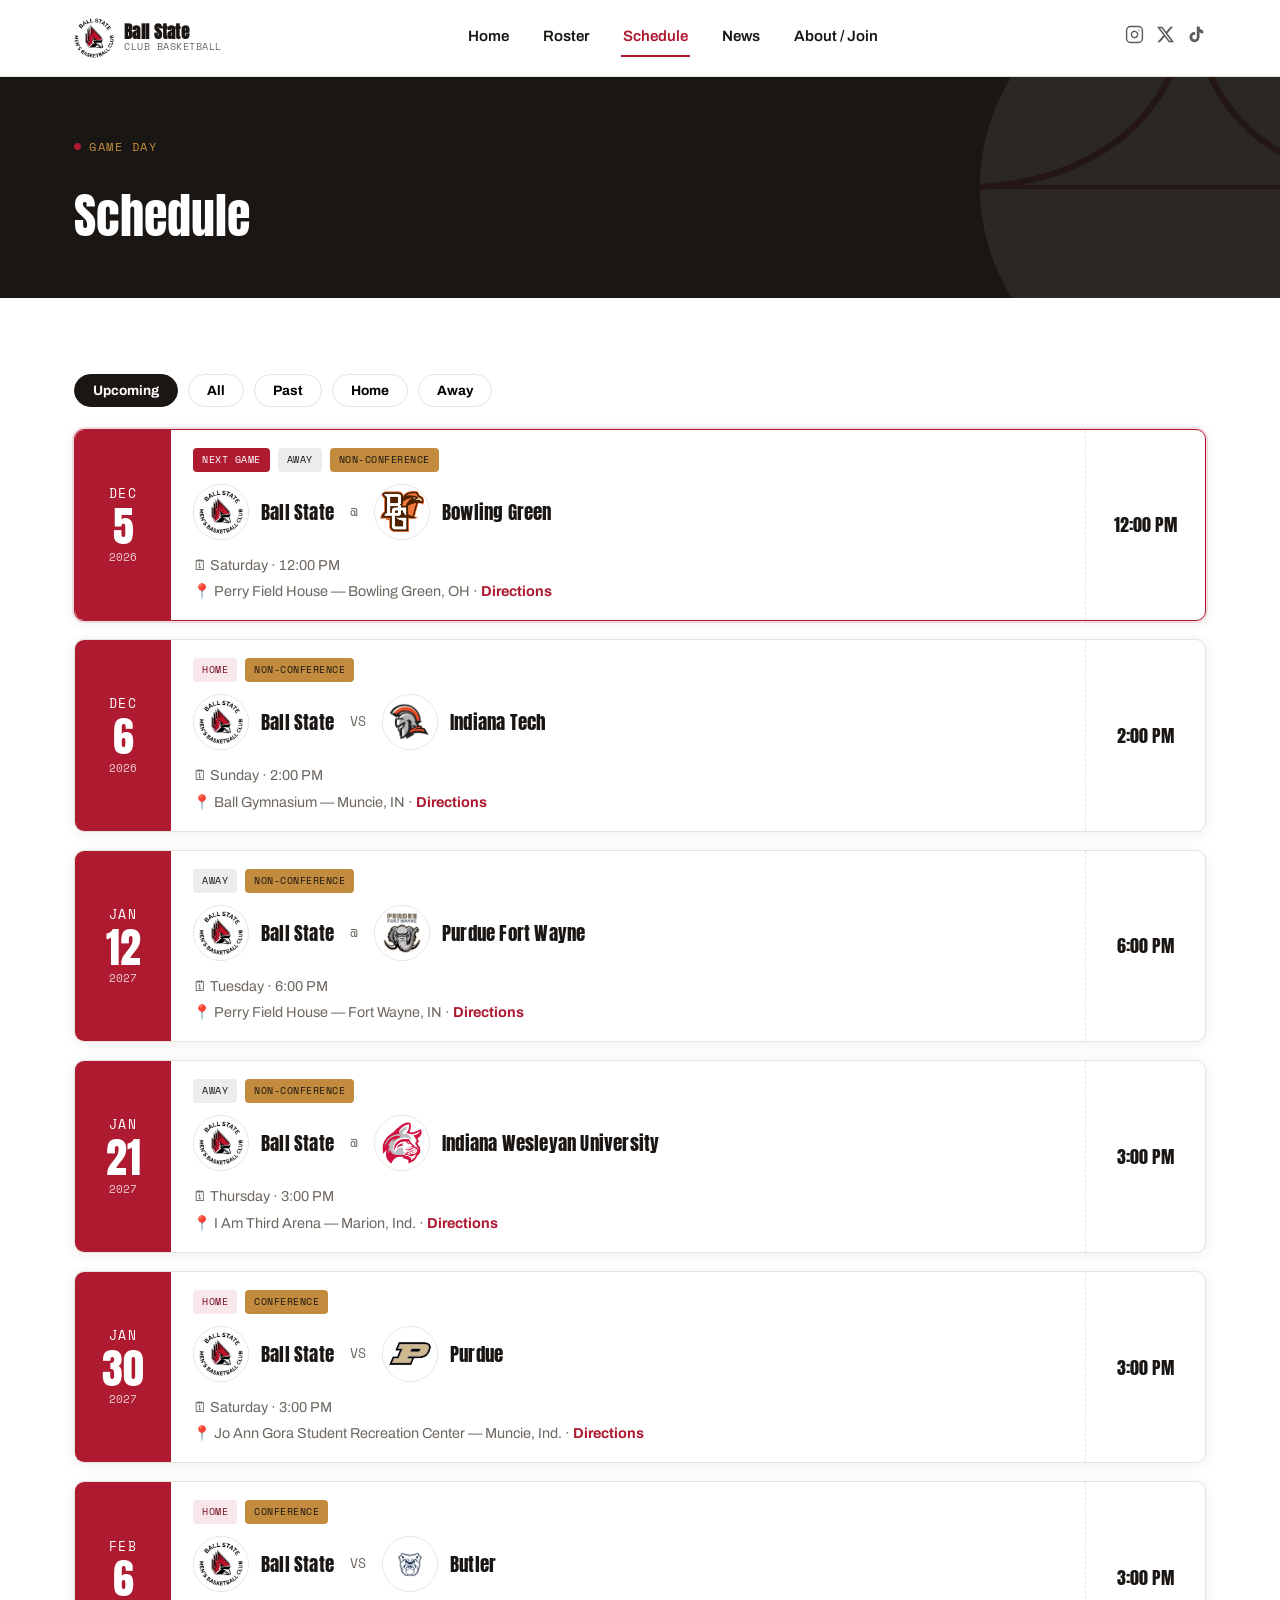
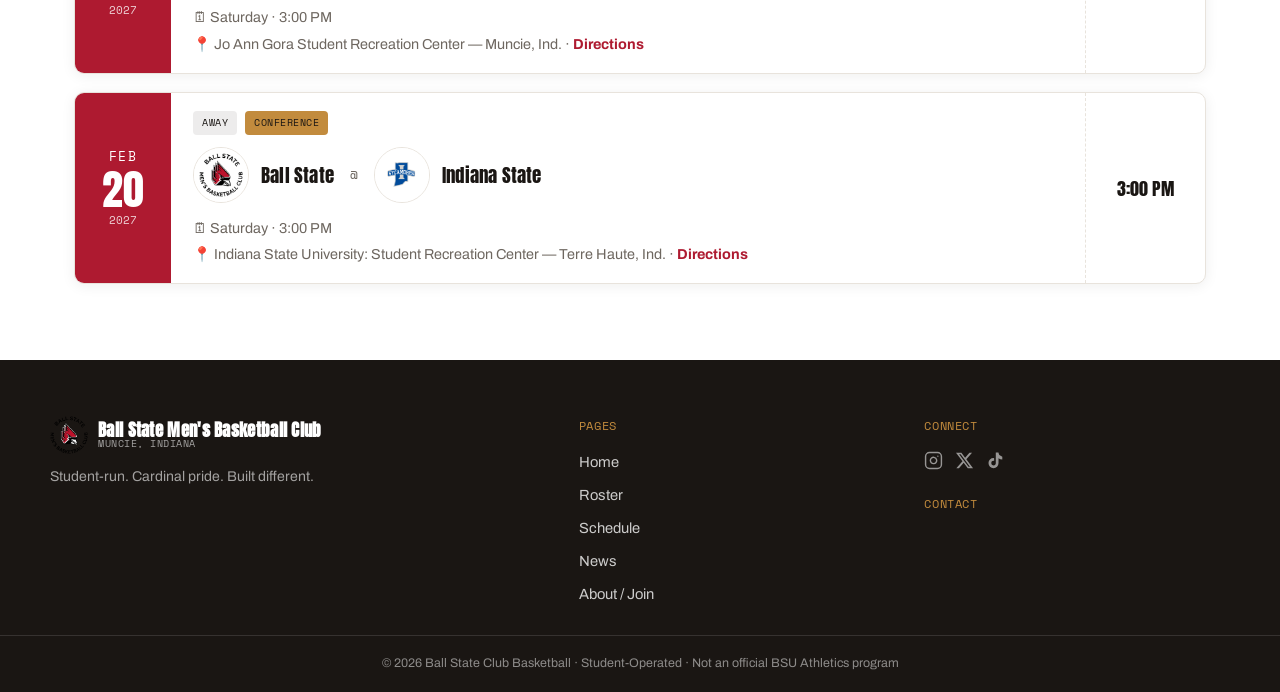
<file: schedule.html>
<!DOCTYPE html>
<html lang="en">
<head>
  <meta charset="UTF-8">
  <meta name="viewport" content="width=device-width, initial-scale=1.0">
  <title>Schedule — Ball State Club Basketball</title>
  <link rel="preconnect" href="https://fonts.googleapis.com">
  <link rel="stylesheet" href="css/styles.css">
</head>
<body>

<!-- HEADER -->
<header>
  <div class="container header-inner">
    <a class="logo" href="index.html" aria-label="Ball State Club Basketball home">
      <svg viewBox="0 0 36 36" fill="none" xmlns="http://www.w3.org/2000/svg" aria-hidden="true">
        <circle cx="18" cy="18" r="18" fill="#AE1A30"/>
        <text x="50%" y="56%" dominant-baseline="middle" text-anchor="middle"
              font-family="Anton,sans-serif" font-size="16" fill="white">BSU</text>
      </svg>
      <div class="logo-text">
        <strong>Ball State</strong>
        <span>CLUB BASKETBALL</span>
      </div>
    </a>
    <nav class="main-nav" id="main-nav" aria-label="Main navigation">
      <a class="nav-link" href="index.html">Home</a>
      <a class="nav-link" href="roster.html">Roster</a>
      <a class="nav-link" href="schedule.html">Schedule</a>
      <a class="nav-link" href="news.html">News</a>
      <a class="nav-link" href="about.html">About / Join</a>
    </nav>
    <div class="header-actions">
      <div class="social-icons" id="header-socials"></div>
      <button class="nav-toggle" id="nav-toggle" aria-controls="main-nav" aria-expanded="false" aria-label="Toggle menu">
        <span></span><span></span><span></span>
      </button>
    </div>
  </div>
</header>

<!-- PAGE HEADER -->
<div class="page-header">
  <svg class="hero-ball" viewBox="0 0 400 400" aria-hidden="true">
    <circle cx="200" cy="200" r="200" fill="white"/>
    <path d="M200 0 C200 200 0 200 0 200" stroke="#AE1A30" stroke-width="6" fill="none"/>
    <path d="M200 0 C200 200 400 200 400 200" stroke="#AE1A30" stroke-width="6" fill="none"/>
    <line x1="0" y1="200" x2="400" y2="200" stroke="#AE1A30" stroke-width="4"/>
  </svg>
  <div class="container" style="position:relative;">
    <div class="eyebrow">Game Day</div>
    <h1>Schedule</h1>
  </div>
</div>

<!-- SCHEDULE -->
<section class="section">
  <div class="container">
    <div class="schedule-toolbar">
      <div class="filter-bar" id="schedule-filters"></div>
      <div class="schedule-record" id="schedule-record"></div>
    </div>
    <div id="schedule-list"></div>
  </div>
</section>

<!-- FOOTER -->
<footer>
  <div class="container footer-inner">
    <div class="footer-col">
      <div class="logo" style="margin-bottom:10px;">
        <svg viewBox="0 0 36 36" fill="none" style="width:34px;height:34px;" aria-hidden="true">
          <circle cx="18" cy="18" r="18" fill="#AE1A30"/>
          <text x="50%" y="56%" dominant-baseline="middle" text-anchor="middle"
                font-family="Anton,sans-serif" font-size="16" fill="white">BSU</text>
        </svg>
        <div class="logo-text">
          <strong class="footer-team-name">Ball State Club Basketball</strong>
          <span>MUNCIE, INDIANA</span>
        </div>
      </div>
      <p class="footer-tagline" id="footer-tagline"></p>
    </div>
    <div class="footer-col">
      <h4>Pages</h4>
      <nav class="footer-nav">
        <a href="index.html">Home</a>
        <a href="roster.html">Roster</a>
        <a href="schedule.html">Schedule</a>
        <a href="news.html">News</a>
        <a href="about.html">About / Join</a>
      </nav>
    </div>
    <div class="footer-col">
      <h4>Connect</h4>
      <div class="social-icons" id="footer-socials"></div>
      <h4 style="margin-top:16px;">Contact</h4>
      <a class="footer-email" id="footer-email" href="#">Email Us</a>
    </div>
  </div>
  <div class="footer-bottom">© 2026 Ball State Club Basketball · Student-Operated · Not an official BSU Athletics program</div>
</footer>

<script src="js/data.js"></script>
<script src="js/app.js"></script>
</body>
</html>
</file>
<file: css/styles.css>
/* ===================================================================
   BALL STATE CLUB BASKETBALL — STYLESHEET
   Design tokens live in :root. Change colors/fonts there and the
   whole site updates. Everything else is layout + components.
   =================================================================== */

@import url('https://fonts.googleapis.com/css2?family=Anton&family=Archivo:wght@400;500;600;700&family=Space+Mono:wght@400;700&display=swap');

:root {
  /* ---- Color ---- */
  --paper: #FFFFFF;
  --ink: #1A1613;
  --cardinal: #AE1A30;
  --cardinal-deep: #780F22;
  --maple: #C28B3D;
  --slate: #6E6760;
  --line: #E8E3DC;
  --paper-tint: #F7F4EF;

  /* ---- Type ---- */
  --font-display: 'Anton', sans-serif;
  --font-body: 'Archivo', system-ui, sans-serif;
  --font-data: 'Space Mono', monospace;

  /* ---- Layout ---- */
  --container: 1180px;
  --radius: 10px;
  --shadow: 0 2px 14px rgba(26,22,19,.07);
  --shadow-hover: 0 14px 32px rgba(26,22,19,.14);
}

/* ---------------------------- Reset ---------------------------- */
*, *::before, *::after { box-sizing: border-box; }
html { scroll-behavior: smooth; }
body {
  margin: 0;
  font-family: var(--font-body);
  color: var(--ink);
  background: var(--paper);
  line-height: 1.55;
  -webkit-font-smoothing: antialiased;
}
img { max-width: 100%; display: block; }
a { color: inherit; text-decoration: none; }
button { font-family: inherit; cursor: pointer; }
ul, ol { margin: 0; }
h1, h2, h3, h4 { margin: 0; font-weight: 400; }
.container { max-width: var(--container); margin: 0 auto; padding: 0 24px; }

:focus-visible { outline: 3px solid var(--maple); outline-offset: 2px; }

@media (prefers-reduced-motion: reduce) {
  *, *::before, *::after { animation-duration: .001ms !important; animation-iteration-count: 1 !important; transition-duration: .001ms !important; scroll-behavior: auto !important; }
}

/* ---------------------------- Buttons ---------------------------- */
.btn {
  display: inline-flex;
  align-items: center;
  gap: 8px;
  padding: 14px 28px;
  border-radius: 6px;
  font-family: var(--font-body);
  font-weight: 700;
  font-size: .92rem;
  letter-spacing: .2px;
  border: 2px solid transparent;
  transition: transform .15s ease, background .15s ease, color .15s ease, border-color .15s ease;
}
.btn:hover { transform: translateY(-2px); }
.btn-light { background: var(--paper); color: var(--cardinal-deep); }
.btn-light:hover { background: var(--paper-tint); }
.btn-outline { border-color: rgba(255,255,255,.55); color: var(--paper); }
.btn-outline:hover { background: rgba(255,255,255,.12); border-color: var(--paper); }
.btn-primary { background: var(--cardinal); color: var(--paper); }
.btn-primary:hover { background: var(--cardinal-deep); }

/* ---------------------------- Header ---------------------------- */
header { position: sticky; top: 0; z-index: 60; background: var(--paper); border-bottom: 1px solid var(--line); }
.header-inner { position: relative; display: flex; align-items: center; justify-content: space-between; height: 76px; }
.logo { display: flex; align-items: center; gap: 10px; }
.logo svg { width: 36px; height: 36px; flex: none; }
.logo-text { display: flex; flex-direction: column; line-height: 1.1; }
.logo-text strong { font-family: var(--font-display); font-size: 1.05rem; letter-spacing: .3px; }
.logo-text span { font-family: var(--font-data); font-size: .62rem; color: var(--slate); letter-spacing: .5px; }

.main-nav { display: flex; align-items: center; gap: 30px; }
.nav-link { font-weight: 600; font-size: .94rem; padding: 6px 2px; border-bottom: 2px solid transparent; }
.nav-link:hover, .nav-link.active { color: var(--cardinal); border-bottom-color: var(--cardinal); }

.header-actions { display: flex; align-items: center; gap: 16px; }
.social-icons { display: flex; gap: 12px; }
.social-icons a { color: var(--ink); opacity: .7; transition: opacity .15s, color .15s; }
.social-icons a:hover { opacity: 1; color: var(--cardinal); }
.social-icons svg { width: 19px; height: 19px; }

.nav-toggle { display: none; flex-direction: column; justify-content: center; gap: 5px; width: 38px; height: 38px; background: none; border: 0; padding: 8px; }
.nav-toggle span { display: block; width: 100%; height: 2px; background: var(--ink); }

@media (max-width: 860px) {
  .main-nav {
    position: absolute; top: 100%; left: 0; right: 0;
    flex-direction: column; align-items: flex-start; gap: 2px;
    background: var(--paper); border-bottom: 1px solid var(--line);
    padding: 10px 24px 18px;
    opacity: 0; pointer-events: none; transform: translateY(-6px);
    transition: opacity .18s ease, transform .18s ease;
  }
  .main-nav.open { opacity: 1; pointer-events: auto; transform: translateY(0); }
  .nav-link { width: 100%; padding: 10px 0; border-bottom: 1px solid var(--line); }
  .nav-toggle { display: flex; }
}
@media (max-width: 480px) {
  .header-actions .social-icons { display: none; }
}

/* ---------------------------- Hero ---------------------------- */
.hero {
  position: relative;
  overflow: hidden;
  background: var(--ink);
  color: var(--paper);
  padding: 96px 0 84px;
}
.hero-ball {
  position: absolute;
  right: -120px; top: 50%;
  transform: translateY(-50%);
  width: 620px; height: 620px;
  opacity: .08;
  pointer-events: none;
}
.hero-content { position: relative; max-width: 640px; }
.eyebrow {
  display: inline-flex; align-items: center; gap: 8px;
  font-family: var(--font-data); font-size: .72rem; letter-spacing: 1.5px;
  text-transform: uppercase; color: var(--maple); margin-bottom: 18px;
}
.eyebrow::before { content: ''; width: 7px; height: 7px; border-radius: 50%; background: var(--cardinal); }
.hero h1 {
  font-family: var(--font-display);
  font-size: clamp(2.6rem, 6vw, 4.2rem);
  line-height: 1.02;
  letter-spacing: .5px;
  margin-bottom: 18px;
}
.hero-tagline { font-size: 1.12rem; color: rgba(255,255,255,.82); max-width: 480px; margin-bottom: 34px; }
.hero-actions { display: flex; gap: 14px; flex-wrap: wrap; margin-bottom: 36px; }
.hero-rule { height: 3px; width: 64px; background: var(--maple); }

@media (max-width: 720px) {
  .hero { padding: 64px 0 56px; }
  .hero-ball { width: 380px; height: 380px; right: -160px; opacity: .07; }
}

/* ---------------------------- Page header (non-hero pages) ---------------------------- */
.page-header { position: relative; overflow: hidden; background: var(--ink); color: var(--paper); padding: 56px 0 44px; }
.page-header .hero-ball { width: 420px; height: 420px; opacity: .07; }
.page-header h1 { font-family: var(--font-display); font-size: clamp(2.1rem, 4vw, 3rem); margin-top: 6px; }

/* ---------------------------- Sections ---------------------------- */
.section { padding: 76px 0; }
.section-alt { background: var(--paper-tint); }
.section-head { max-width: 560px; margin-bottom: 36px; }
.section-head .eyebrow { color: var(--cardinal); }
.section-head .eyebrow::before { background: var(--maple); }
.section-head h2 { font-family: var(--font-display); font-size: clamp(1.7rem, 3vw, 2.3rem); margin-bottom: 8px; letter-spacing: .3px; }
.section-head p { color: var(--slate); }

.empty-state { grid-column: 1 / -1; text-align: center; color: var(--slate); padding: 50px 20px; border: 1px dashed var(--line); border-radius: var(--radius); }

/* ---------------------------- Card grid base ---------------------------- */
.card-grid { display: grid; grid-template-columns: repeat(auto-fit, minmax(280px, 1fr)); gap: 26px; }
.card {
  background: var(--paper);
  border: 1px solid var(--line);
  border-radius: var(--radius);
  overflow: hidden;
  box-shadow: var(--shadow);
  transition: transform .18s ease, box-shadow .18s ease;
}

/* ---------------------------- News cards ---------------------------- */
.news-card:hover { transform: translateY(-4px); box-shadow: var(--shadow-hover); }
.card-media { aspect-ratio: 16/9; background: linear-gradient(135deg, var(--ink), var(--cardinal-deep)); display: flex; align-items: center; justify-content: center; }
.card-media img { width: 100%; height: 100%; object-fit: cover; }
.card-media svg { width: 52px; height: 52px; opacity: .85; }
.card-body { padding: 22px; }

.tag {
  display: inline-flex; align-items: center; gap: 6px;
  font-family: var(--font-data); font-size: .68rem; letter-spacing: .5px; text-transform: uppercase;
  color: var(--cardinal-deep); background: rgba(174,26,48,.08);
  padding: 5px 10px; border-radius: 4px; margin-bottom: 12px;
}
.tag::before { content: ''; width: 6px; height: 6px; border-radius: 50%; background: var(--cardinal); }
.tag.tag-dark { color: var(--ink); background: rgba(26,22,19,.06); }
.tag.tag-dark::before { background: var(--maple); }

.card-body h3 { font-family: var(--font-display); font-size: 1.22rem; letter-spacing: .2px; margin-bottom: 6px; }
.meta { font-family: var(--font-data); font-size: .76rem; color: var(--slate); margin-bottom: 10px; }
.excerpt { font-size: .94rem; margin-bottom: 14px; }
.full-body { font-size: .94rem; margin-bottom: 14px; padding-top: 4px; border-top: 1px dashed var(--line); padding-top: 12px; }
.text-link { background: none; border: 0; padding: 0; color: var(--cardinal); font-weight: 700; font-size: .88rem; }
.text-link:hover { text-decoration: underline; }

/* ---------------------------- Filter bar ---------------------------- */
.filter-bar { display: flex; gap: 10px; flex-wrap: wrap; margin-bottom: 28px; }
.filter-btn { background: var(--paper); border: 1px solid var(--line); padding: 8px 18px; border-radius: 999px; font-weight: 700; font-size: .85rem; transition: .15s; }
.filter-btn.active { background: var(--ink); color: var(--paper); border-color: var(--ink); }

/* ---------------------------- Roster cards ---------------------------- */
.player-card { display: block; width: 100%; text-align: left; padding: 0; background: var(--paper); border: 1px solid var(--line); }
.player-card:hover { transform: translateY(-4px); box-shadow: var(--shadow-hover); }

.player-plate {
  position: relative;
  aspect-ratio: 1;
  background: linear-gradient(160deg, var(--cardinal) 0%, var(--cardinal-deep) 100%);
  display: flex; align-items: center; justify-content: center;
  overflow: hidden;
}
.player-plate img { width: 100%; height: 100%; object-fit: cover; }
.player-plate .num {
  font-family: var(--font-display);
  color: rgba(255,255,255,.94);
  font-size: 5.2rem;
  line-height: 1;
}
.player-plate.has-photo .num {
  position: absolute; bottom: 8px; right: 10px;
  font-size: 1.6rem;
  background: var(--paper); color: var(--ink);
  padding: 3px 10px; border-radius: 5px;
}
.player-plate .role-flag {
  position: absolute; top: 10px; left: 10px;
  font-family: var(--font-data); font-size: .64rem; letter-spacing: .5px; text-transform: uppercase;
  background: var(--maple); color: var(--ink); padding: 4px 9px; border-radius: 4px;
}

.player-card .card-body h3 { font-size: 1.1rem; }
.player-line { font-family: var(--font-data); font-size: .78rem; color: var(--slate); margin-bottom: 4px; }
.player-line strong { color: var(--ink); }

/* ---------------------------- Modal ---------------------------- */
.modal-backdrop {
  position: fixed; inset: 0; z-index: 100;
  background: rgba(20,16,13,.6);
  display: flex; align-items: center; justify-content: center; padding: 20px;
  opacity: 0; pointer-events: none; transition: opacity .18s ease;
}
.modal-backdrop.open { opacity: 1; pointer-events: auto; }
.modal-card {
  position: relative;
  background: var(--paper);
  border-radius: 14px;
  max-width: 460px; width: 100%; max-height: 86vh; overflow-y: auto;
  padding: 34px 30px;
}
.modal-close { position: absolute; top: 12px; right: 14px; background: none; border: 0; font-size: 1.7rem; line-height: 1; color: var(--slate); padding: 6px; }
.modal-close:hover { color: var(--ink); }

.modal-plate { width: 112px; height: 112px; border-radius: 50%; margin: 0 auto 18px; overflow: hidden; background: linear-gradient(160deg, var(--cardinal), var(--cardinal-deep)); display: flex; align-items: center; justify-content: center; }
.modal-plate img { width: 100%; height: 100%; object-fit: cover; }
.modal-plate span { font-family: var(--font-display); color: var(--paper); font-size: 2.1rem; }

.modal-card h2 { text-align: center; font-family: var(--font-display); font-size: 1.6rem; letter-spacing: .3px; }
.modal-card h2 .jnum { color: var(--cardinal); font-family: var(--font-data); font-size: 1.1rem; }
.modal-card .role-flag { display: block; width: max-content; margin: 10px auto 0; position: static; }
.modal-vitals { text-align: center; margin-top: 10px; }
.modal-bio { font-size: .92rem; margin: 18px 0; }

.stat-table { border-top: 1px solid var(--line); margin-top: 18px; padding-top: 14px; }
.stat-row { display: flex; justify-content: space-between; align-items: baseline; padding: 7px 0; border-bottom: 1px dashed var(--line); font-family: var(--font-data); }
.stat-row:last-child { border-bottom: 0; }
.stat-row .label { font-size: .76rem; letter-spacing: .4px; text-transform: uppercase; color: var(--slate); }
.stat-row .value { font-size: 1rem; font-weight: 700; color: var(--ink); }

/* ---------------------------- About page ---------------------------- */
.about-grid { display: grid; grid-template-columns: 1.4fr 1fr; gap: 50px; align-items: start; }
.about-grid p { margin: 0 0 14px; }
.info-card { background: var(--paper); }
.info-card .card-body h3 { font-family: var(--font-display); font-size: 1.1rem; margin-bottom: 14px; }
.info-list { list-style: none; padding: 0; margin: 0; display: grid; gap: 10px; font-size: .94rem; }
.info-list strong { font-family: var(--font-data); font-size: .76rem; text-transform: uppercase; letter-spacing: .4px; color: var(--slate); display: block; margin-bottom: 2px; }

.steps { list-style: none; padding: 0; display: grid; gap: 20px; margin: 28px 0 32px; max-width: 560px; }
.steps li { display: flex; gap: 16px; align-items: flex-start; }
.step-num { flex: none; width: 34px; height: 34px; border-radius: 50%; background: var(--cardinal); color: var(--paper); display: flex; align-items: center; justify-content: center; font-family: var(--font-display); font-size: 1rem; }
.steps strong { display: block; margin-bottom: 2px; }
.steps p { margin: 0; color: var(--slate); font-size: .92rem; }

@media (max-width: 760px) {
  .about-grid { grid-template-columns: 1fr; }
}

/* ---------------------------- Footer ---------------------------- */
footer { background: var(--ink); color: rgba(255,255,255,.86); }
.footer-inner { display: grid; grid-template-columns: 1.6fr 1fr 1fr; gap: 40px; padding: 56px 0 30px; }
.footer-col h4 { font-family: var(--font-data); font-size: .76rem; text-transform: uppercase; letter-spacing: .6px; color: var(--maple); margin-bottom: 16px; }
.footer-col .logo-text strong { color: var(--paper); }
.footer-col .logo-text span { color: rgba(255,255,255,.6); }
.footer-tagline { font-size: .88rem; color: rgba(255,255,255,.6); margin-top: 12px; max-width: 280px; }
.footer-nav { display: flex; flex-direction: column; gap: 10px; }
.footer-nav a, .footer-email { color: rgba(255,255,255,.78); font-size: .92rem; }
.footer-nav a:hover, .footer-email:hover { color: var(--paper); }
.footer-col .social-icons a { color: rgba(255,255,255,.78); }
.footer-col .social-icons a:hover { color: var(--maple); }
.footer-col .social-icons { margin-bottom: 14px; }
.footer-bottom { border-top: 1px solid rgba(255,255,255,.12); padding: 18px 24px; text-align: center; font-size: .78rem; color: rgba(255,255,255,.5); }

@media (max-width: 760px) {
  .footer-inner { grid-template-columns: 1fr; gap: 30px; padding: 40px 0 24px; }
}

/* ---------------------------- Schedule ---------------------------- */
.schedule-toolbar { display: flex; justify-content: space-between; align-items: center; flex-wrap: wrap; gap: 10px 20px; margin-bottom: 8px; }
.schedule-toolbar .filter-bar { margin-bottom: 0; }
.schedule-record { font-family: var(--font-data); font-size: .82rem; color: var(--slate); }
#schedule-list, .game-list { display: grid; gap: 18px; margin-top: 22px; }

.game-card {
  display: grid; grid-template-columns: 96px 1fr auto; align-items: stretch;
  background: var(--paper); border: 1px solid var(--line); border-radius: var(--radius);
  box-shadow: var(--shadow); overflow: hidden;
  transition: transform .18s ease, box-shadow .18s ease;
}
.game-card:hover { transform: translateY(-3px); box-shadow: var(--shadow-hover); }
.game-card.is-next { border-color: var(--cardinal); box-shadow: 0 0 0 2px rgba(174,26,48,.12), var(--shadow); }
.game-card.is-past { opacity: .82; }

.game-date { background: var(--cardinal); color: var(--paper); display: flex; flex-direction: column; align-items: center; justify-content: center; padding: 14px 8px; text-align: center; }
.game-card.is-past .game-date { background: var(--slate); }
.gd-month { font-family: var(--font-data); font-size: .8rem; letter-spacing: 1.5px; text-transform: uppercase; }
.gd-day { font-family: var(--font-display); font-size: 2.6rem; line-height: 1; margin: 2px 0; }
.gd-year { font-family: var(--font-data); font-size: .68rem; opacity: .8; }

.game-main { padding: 18px 22px; min-width: 0; }
.game-badges { display: flex; gap: 8px; flex-wrap: wrap; margin-bottom: 12px; }
.game-badge { font-family: var(--font-data); font-size: .64rem; letter-spacing: .5px; text-transform: uppercase; padding: 4px 9px; border-radius: 4px; background: var(--paper-tint); color: var(--ink); }
.game-badge.next { background: var(--cardinal); color: var(--paper); }
.game-badge.home { background: rgba(174,26,48,.1); color: var(--cardinal-deep); }
.game-badge.away { background: rgba(26,22,19,.08); }
.game-badge.neutral { background: rgba(194,139,61,.18); color: #7a531a; }
.game-badge.event { background: var(--maple); color: var(--ink); }

.game-matchup { display: flex; align-items: center; gap: 16px; flex-wrap: wrap; }
.game-team { display: flex; align-items: center; gap: 12px; min-width: 0; }
.team-name { font-family: var(--font-display); font-size: 1.2rem; letter-spacing: .2px; }
.game-vs { font-family: var(--font-data); font-size: .8rem; color: var(--slate); text-transform: uppercase; }

.team-logo { position: relative; flex: none; width: 56px; height: 56px; border-radius: 50%; background: var(--paper); border: 1px solid var(--line); display: flex; align-items: center; justify-content: center; overflow: hidden; }
.team-logo img { position: absolute; inset: 0; width: 100%; height: 100%; object-fit: contain; padding: 5px; background: var(--paper); }
.logo-fallback { font-family: var(--font-display); font-size: 1.05rem; color: var(--ink); background: var(--paper-tint); width: 100%; height: 100%; display: flex; align-items: center; justify-content: center; }
.team-logo.is-us .logo-fallback { background: var(--cardinal); color: var(--paper); }

.game-details { display: grid; gap: 4px; margin-top: 14px; font-size: .9rem; color: var(--slate); }
.map-link { color: var(--cardinal); font-weight: 700; }
.map-link:hover { text-decoration: underline; }

.game-result { display: flex; flex-direction: column; align-items: center; justify-content: center; min-width: 120px; padding: 14px 20px; border-left: 1px dashed var(--line); text-align: center; }
.game-result .score { font-family: var(--font-display); font-size: 1.4rem; }
.game-result .wl { font-family: var(--font-display); font-size: 2rem; line-height: 1; }
.game-result.win .wl { color: #1f7a3d; }
.game-result.loss .wl { color: var(--cardinal); }
.game-result.time .score, .game-result.final .score { font-size: 1.1rem; }
.game-result.final .score { color: var(--slate); }

@media (max-width: 720px) {
  .game-card { grid-template-columns: 70px 1fr; }
  .gd-day { font-size: 2rem; }
  .game-main { padding: 14px 16px; }
  .game-result { grid-column: 1 / -1; flex-direction: row; gap: 12px; border-left: 0; border-top: 1px dashed var(--line); padding: 10px; }
  .team-logo { width: 46px; height: 46px; }
  .team-name { font-size: 1.05rem; }
}

/* ---------------------------- Club logo image ---------------------------- */
.logo .brand-img { width: 40px; height: 40px; flex: none; object-fit: contain; }
.footer-col .logo .brand-img { width: 38px; height: 38px; }
</file>
